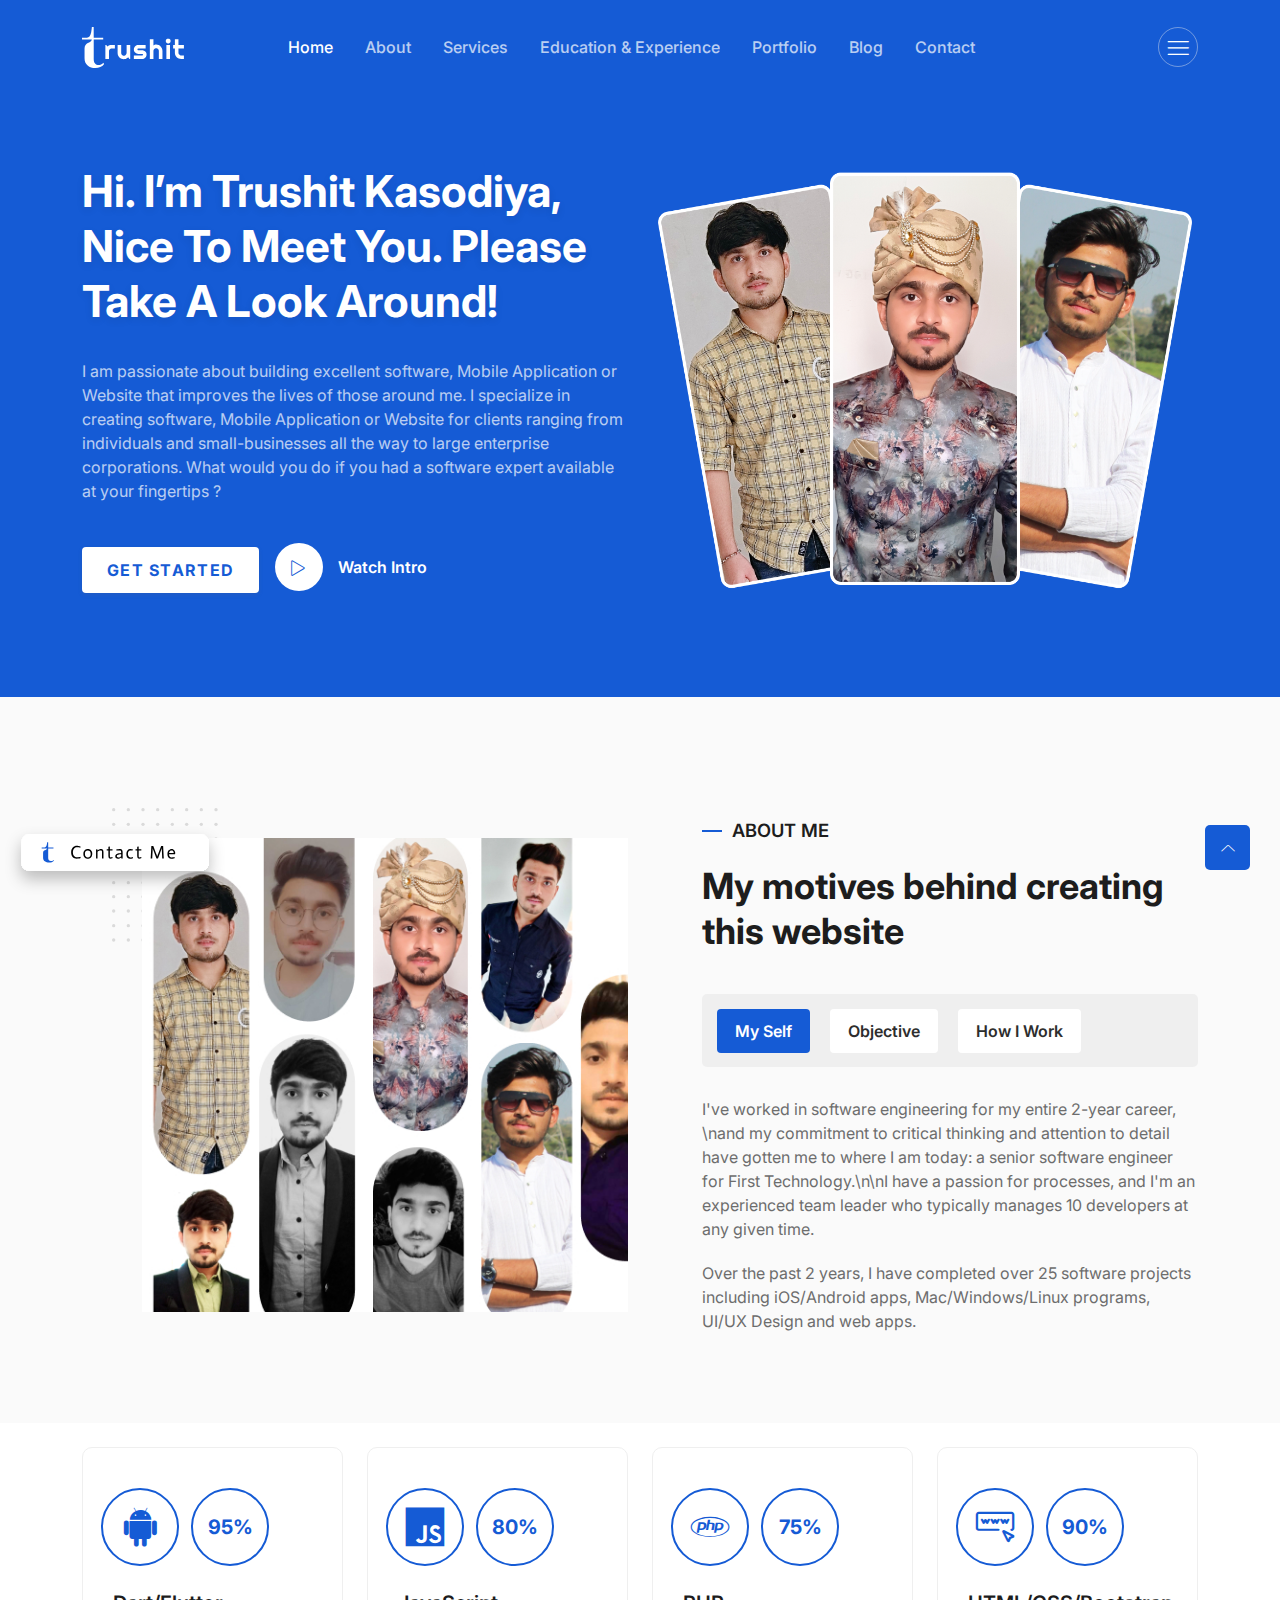
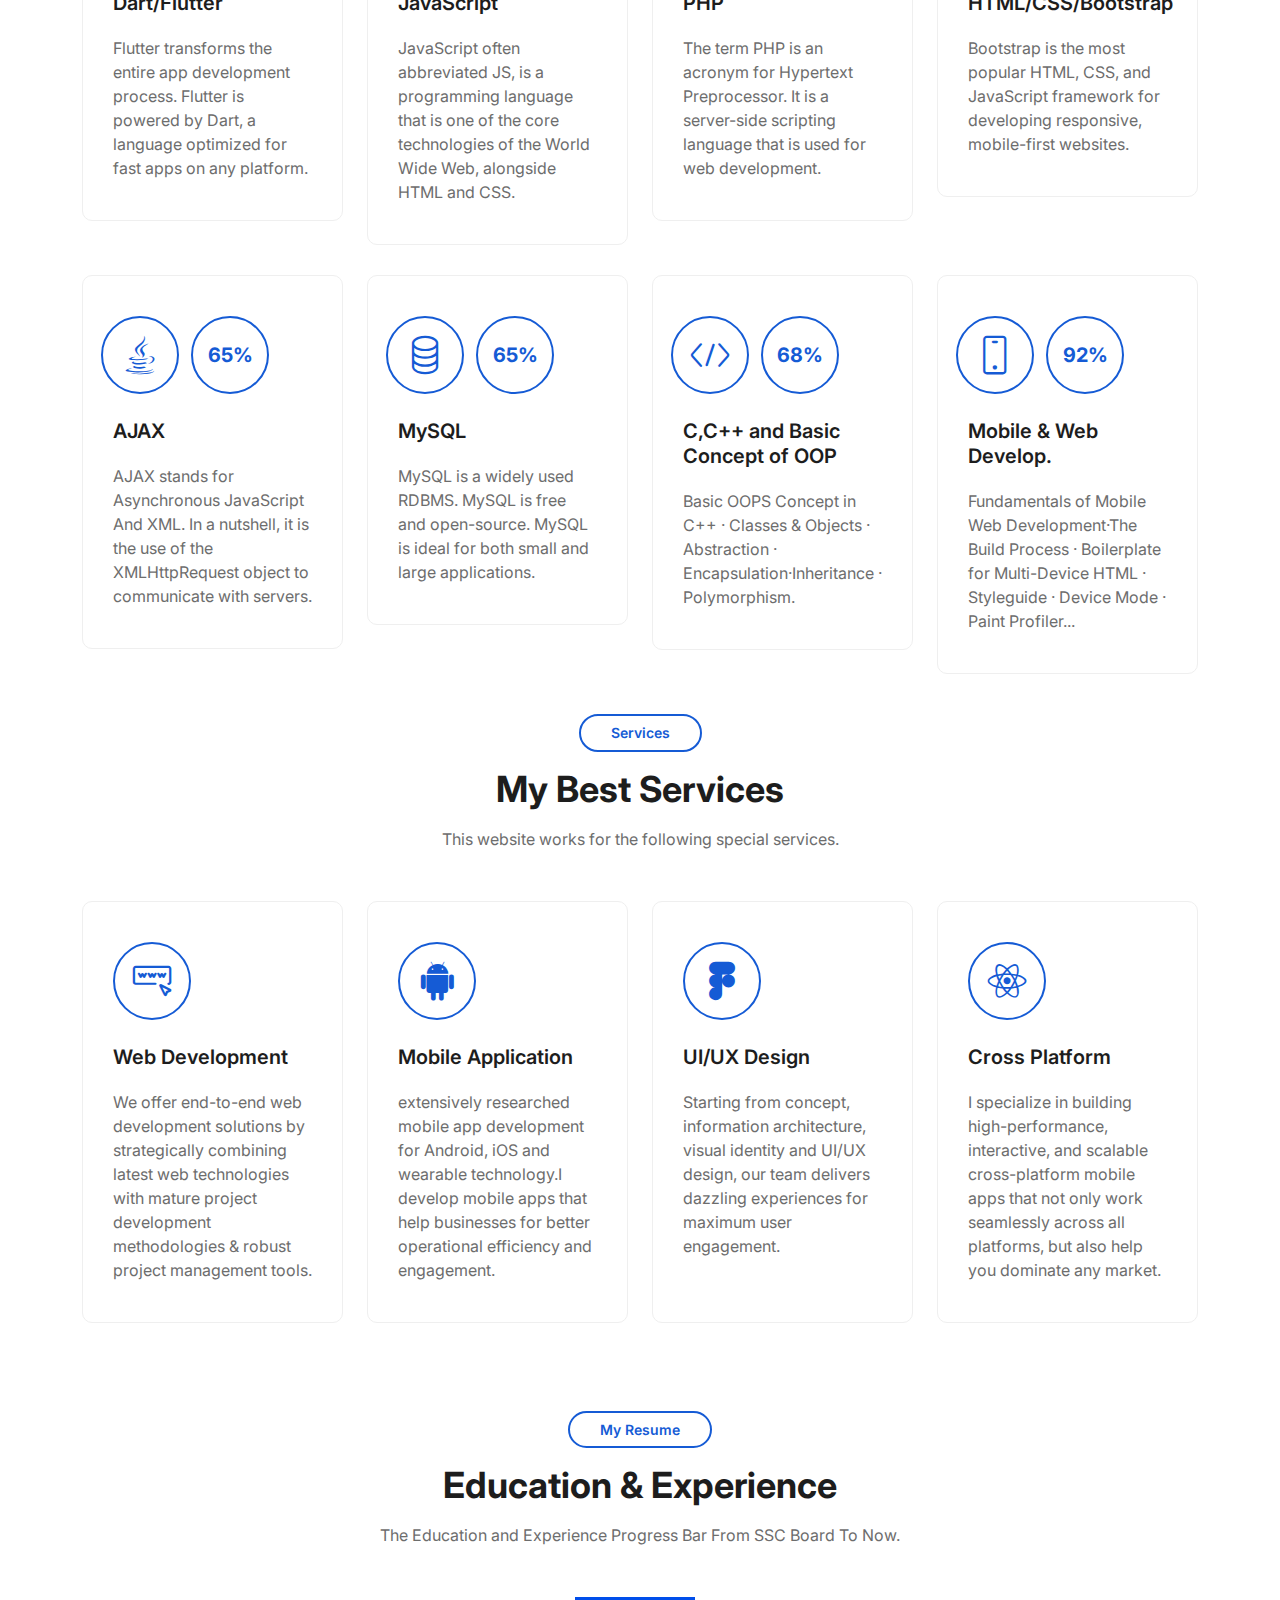
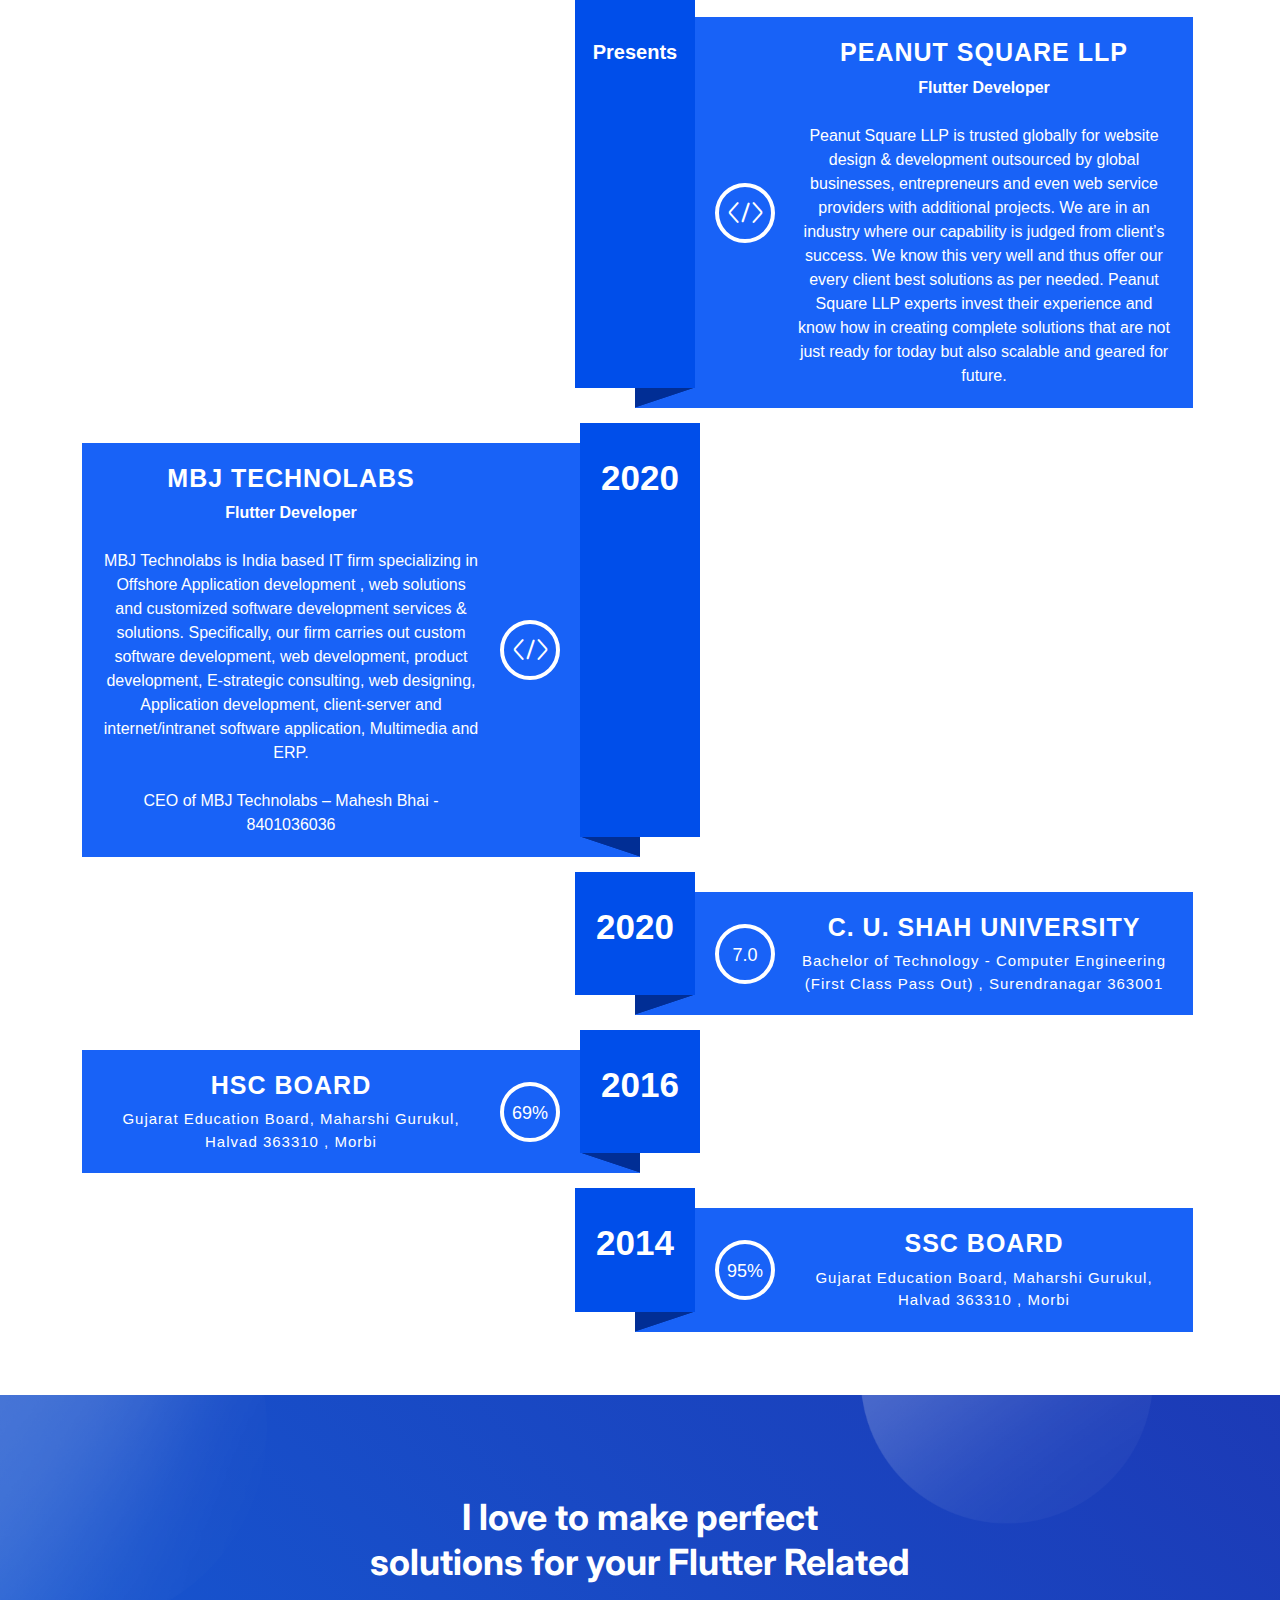
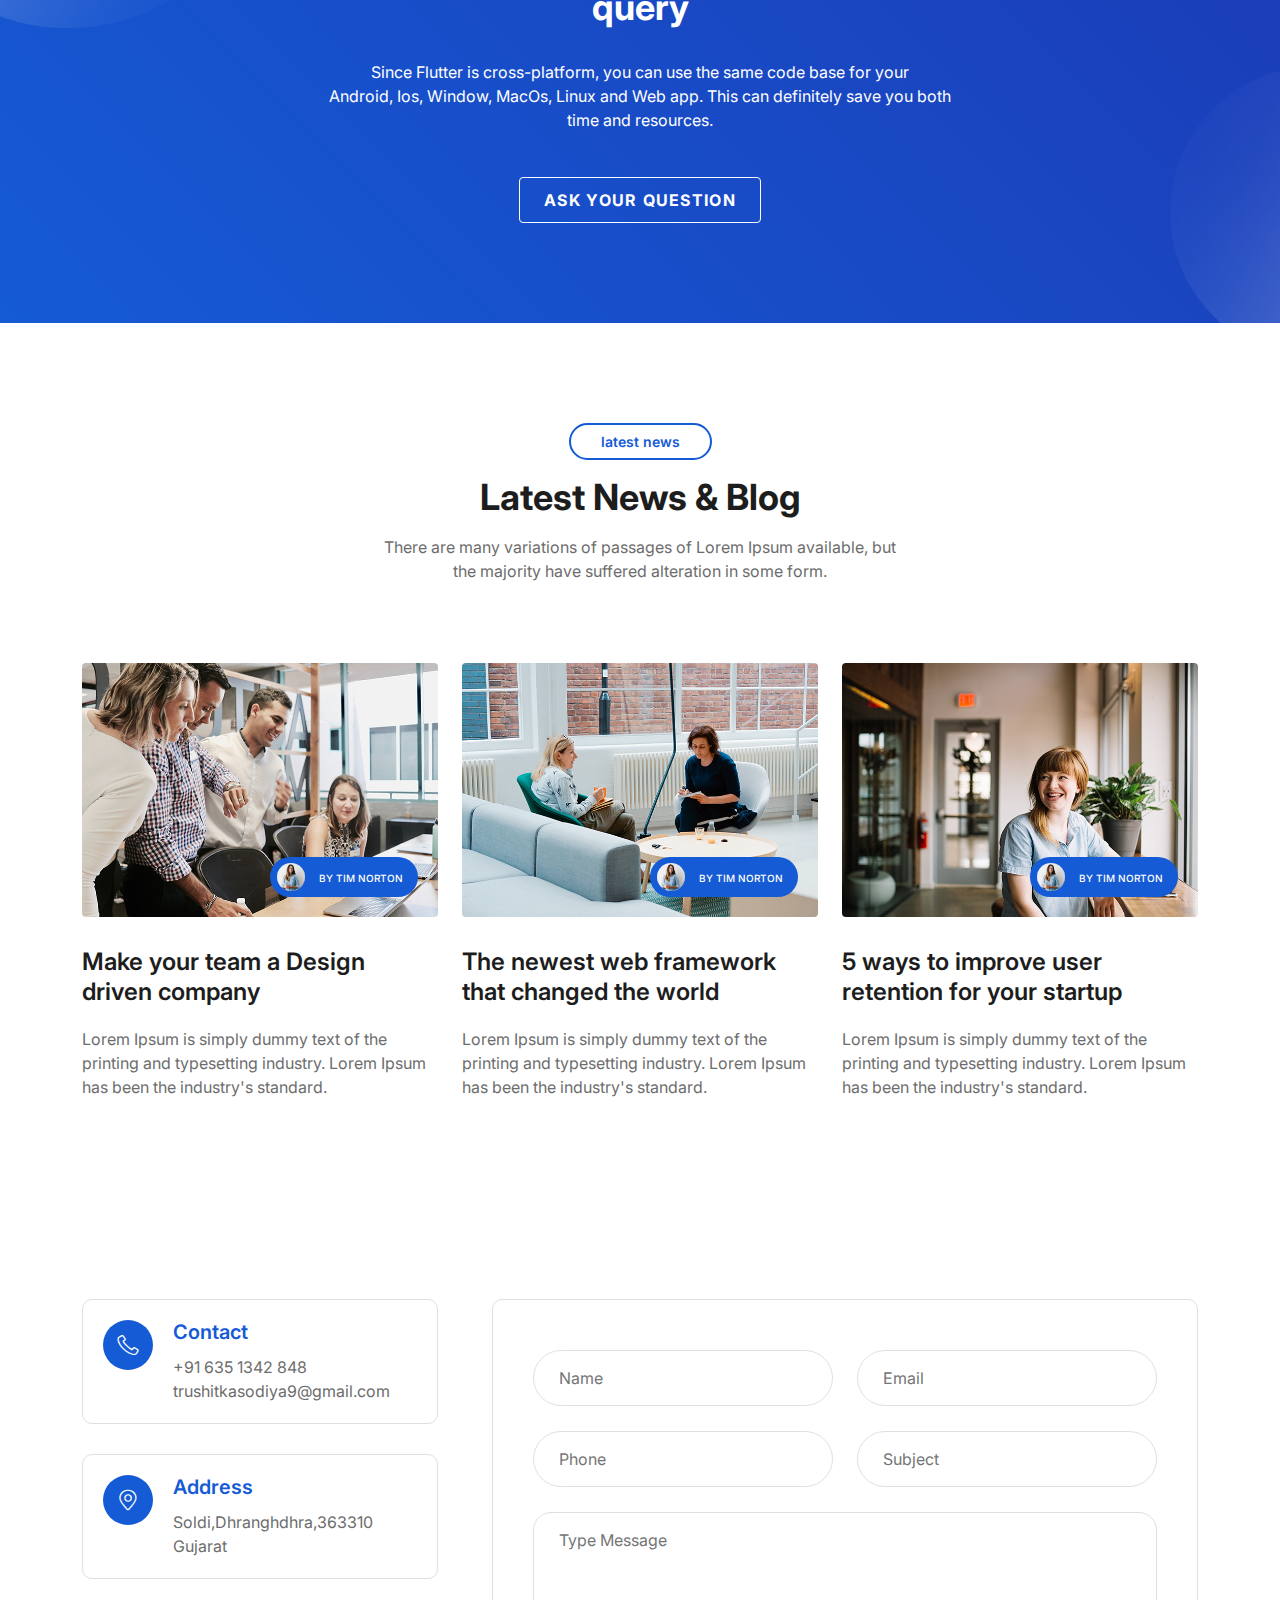
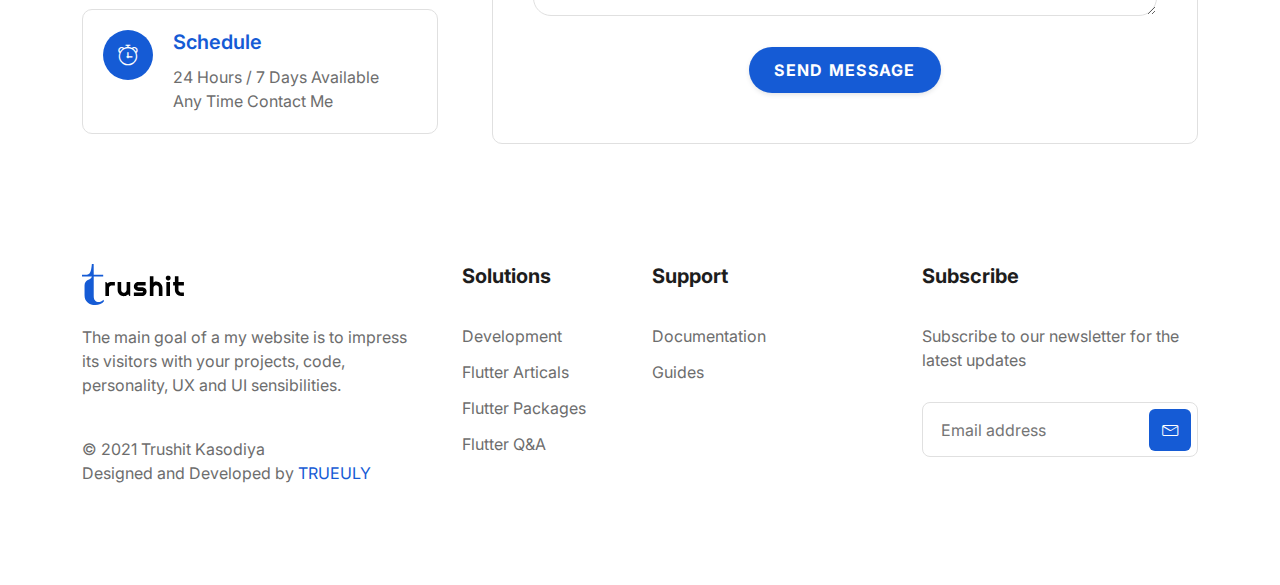
<file: index.html>
<!DOCTYPE html>
<html lang="en">

<head>
  <!--====== Required meta tags ======-->
  <meta charset="utf-8" />
  <meta http-equiv="x-ua-compatible" content="ie=edge" />
  <meta name="description" content="Trushit Kasodiya | TRUSHIT KASODIYA | FLUTTER DEVELOPER | MOBILE APPLICATION DEVELOPER | WEBSITE DEVELOPER. A portfolio of my previous works. Provides Top Notch Web Design Services Like Website Design and Branding, Website Development and On-Page SEO, WordPress Website Development Services, Web Development and Web Development Services, Mobile Application Development Services along with More..." />
  <meta name="keywords" content="trushit, TRUEULY, trushitkasodiya, trushit kasodiya, TrushitKasodiya, Trushit Kasodiya, Kasodiya, Trushit, trushitKasodiya, TrushitKasodiya Portfolio, @trushitkasodiya, Trushit kasodiya Flutter Developer, flutter, flutter developer, flutter app development">
  <meta name="viewport" content="width=device-width, initial-scale=1, shrink-to-fit=no" />

  <!--====== Title ======-->
  <title>Trushit Kasodiya</title>

  <!--====== Favicon Icon ======-->
  <link rel="shortcut icon" href="../assets/images/favicon.svg" type="image/svg" />

  <!--====== Bootstrap css ======-->
  <link rel="stylesheet" href="assets/css/bootstrap.min.css" />

  <!--====== Line Icons css ======-->
  <link rel="stylesheet" href="assets/css/lineicons.css" />

  <!--====== Tiny Slider css ======-->
  <link rel="stylesheet" href="assets/css/tiny-slider.css" />

  <!--====== gLightBox css ======-->
  <link rel="stylesheet" href="assets/css/glightbox.min.css" />

  <link rel="stylesheet" href="style.css" />


</head>

<body>

  <!--====== NAVBAR NINE PART START ======-->

  <section class="navbar-area navbar-nine">
    <div class="container">
      <div class="row">
        <div class="col-lg-12">
          <nav class="navbar navbar-expand-lg">
            <a class="navbar-brand" href="index.html">
              <img src="assets/images/white-logo.svg" alt="A Logo of Trushit Kasodiya, trushit, TRUEULY, trushitkasodiya, trushit kasodiya, TrushitKasodiya, Trushit Kasodiya, Kasodiya, Trushit, trushitKasodiya, TrushitKasodiya Portfolio, @trushitkasodiya, Trushit kasodiya Flutter Developer, flutter, flutter developer, flutter app development"  />
            </a>
            <button class="navbar-toggler" type="button" data-bs-toggle="collapse" data-bs-target="#navbarNine"
              aria-controls="navbarNine" aria-expanded="false" aria-label="Toggle navigation">
              <span class="toggler-icon"></span>
              <span class="toggler-icon"></span>
              <span class="toggler-icon"></span>
            </button>

            <div class="collapse navbar-collapse sub-menu-bar" id="navbarNine">
              <ul class="navbar-nav me-auto">
                <li class="nav-item">
                  <a class="page-scroll active" href="#hero-area">Home</a>
                </li>
                 <li class="nav-item">
                  <a class="page-scroll" href="#about">About</a>
                </li>
                <li class="nav-item">
                  <a class="page-scroll" href="#services">Services</a>
                </li>
                 <li class="nav-item">
                  <a class="page-scroll" href="#EducationExperience">Education & Experience</a>
                </li>
                 <li class="nav-item">
                  <a href="portfolio.html">Portfolio</a>
                </li>
                 <li class="nav-item">
                  <a class="page-scroll" href="#blog">Blog</a>
                </li>
                
                 <li class="nav-item">
                  <a class="page-scroll" href="development.html">Contact</a>
                </li>
            <!--     <li class="nav-item">
                  <a class="page-scroll" href="development.html">Development</a>
                </li>
                <li class="nav-item">
                  <a class="page-scroll" href="#Blog">Blog</a>
                </li>
                <li class="nav-item">
                  <a class="page-scroll" href="#contact">Contact</a>
                </li> -->
              </ul>
            </div>

            <div class="navbar-btn d-none d-lg-inline-block">
              <a class="menu-bar" href="#side-menu-left"><i class="lni lni-menu"></i></a>
            </div>
          </nav>
          <!-- navbar -->
        </div>
      </div>
      <!-- row -->
    </div>
    <!-- container -->
  </section>

  <!--====== NAVBAR NINE PART ENDS ======-->
  <!--====== SIDEBAR PART START ======-->

  <div class="sidebar-left">
    <div class="sidebar-close">
      <a class="close" href="#close"><i class="lni lni-close"></i></a>
    </div>
    <div class="sidebar-content">
      <div class="sidebar-logo">
        <a href="index.html"><img src="assets/images/logo.svg" alt="Logo" /></a>
      </div>
      <p class="text">The main goal of a my website is to impress its visitors with your projects, code, personality, UX and UI sensibilities.</p>
      <!-- logo -->
      <div class="sidebar-menu">
        <h5 class="menu-title">Quick Links</h5>
        <ul>
          <li><a href="javascript:void(0)">About Us</a></li>
          <li><a href="javascript:void(0)">Our Team</a></li>
          <li><a href="javascript:void(0)">Latest News</a></li>
          <li><a href="javascript:void(0)">Contact Us</a></li>
        </ul>
      </div>
      <!-- menu -->
      <div class="sidebar-social align-items-center justify-content-center">
        <h5 class="social-title">Follow Us On</h5>
        <ul>
          <li>
            <a href="https://www.facebook.com/trushit.kasodiya"><i class="lni lni-facebook-filled"></i></a>
          </li>
          <li>
            <a href="https://twitter.com/trushitkasodiya?t=RXE_okg35keHDLSnfWe34w&s=09"><i class="lni lni-twitter-original"></i></a>
          </li>
          <li>
            <a href="https://www.linkedin.com/in/trushit-kasodiya-1749601a1"><i class="lni lni-linkedin-original"></i></a>
          </li>
        </ul>
      </div>
      <!-- sidebar social -->
    </div>
    <!-- content -->
  </div>
  <div class="overlay-left"></div>

  <!--====== SIDEBAR PART ENDS ======-->

  <!-- Start header Area -->
  <section id="hero-area" class="header-area header-eight">
    <div class="container">
      <div class="row align-items-center">
        <div class="col-lg-6 col-md-12 col-12">
          <div class="header-content">
            <h1>Hi. I’m Trushit Kasodiya, nice to meet you. Please take a look around!</h1>
            <p>
              I am passionate about building excellent software, Mobile Application or Website that improves the lives of those around me. I specialize in creating software, Mobile Application or Website for clients ranging from individuals and small-businesses all the way to large enterprise corporations. What would you do if you had a software expert available at your fingertips ?
            </p>
            <div class="button">
              <a href="javascript:void(0)" class="btn primary-btn">Get Started</a>
              <a href="https://www.youtube.com/watch?v=r44RKWyfcFw&fbclid=IwAR21beSJORalzmzokxDRcGfkZA1AtRTE__l5N4r09HcGS5Y6vOluyouM9EM"
                class="glightbox video-button">
                <span class="btn icon-btn rounded-full">
                  <i class="lni lni-play"></i>
                </span>
                <span class="text">Watch Intro</span>
              </a>
            </div>
          </div>
        </div>
        <div class="col-lg-6 col-md-12 col-12">
          <div class="header-image">
            <img src="assets/images/header/hero-image.png" alt="trushit, TRUEULY, trushitkasodiya, trushit kasodiya, TrushitKasodiya, Trushit Kasodiya, Kasodiya, Trushit, trushitKasodiya, TrushitKasodiya Portfolio, @trushitkasodiya, Trushit kasodiya Flutter Developer, flutter, flutter developer, flutter app development" />
          </div>
        </div>
      </div>
    </div>
  </section>
  <!-- End header Area -->

  <!--====== ABOUT FIVE PART START ======-->

  <section class="about-area about-five" id="about">
    <div class="container">
      <div class="row align-items-center">
        <div class="col-lg-6 col-12">
          <div class="about-image-five">
            <svg class="shape" width="106" height="134" viewBox="0 0 106 134" fill="none"
              xmlns="http://www.w3.org/2000/svg">
              <circle cx="1.66654" cy="1.66679" r="1.66667" fill="#DADADA" />
              <circle cx="1.66654" cy="16.3335" r="1.66667" fill="#DADADA" />
              <circle cx="1.66654" cy="31.0001" r="1.66667" fill="#DADADA" />
              <circle cx="1.66654" cy="45.6668" r="1.66667" fill="#DADADA" />
              <circle cx="1.66654" cy="60.3335" r="1.66667" fill="#DADADA" />
              <circle cx="1.66654" cy="88.6668" r="1.66667" fill="#DADADA" />
              <circle cx="1.66654" cy="117.667" r="1.66667" fill="#DADADA" />
              <circle cx="1.66654" cy="74.6668" r="1.66667" fill="#DADADA" />
              <circle cx="1.66654" cy="103" r="1.66667" fill="#DADADA" />
              <circle cx="1.66654" cy="132" r="1.66667" fill="#DADADA" />
              <circle cx="16.3333" cy="1.66679" r="1.66667" fill="#DADADA" />
              <circle cx="16.3333" cy="16.3335" r="1.66667" fill="#DADADA" />
              <circle cx="16.3333" cy="31.0001" r="1.66667" fill="#DADADA" />
              <circle cx="16.3333" cy="45.6668" r="1.66667" fill="#DADADA" />
              <circle cx="16.333" cy="60.3335" r="1.66667" fill="#DADADA" />
              <circle cx="16.333" cy="88.6668" r="1.66667" fill="#DADADA" />
              <circle cx="16.333" cy="117.667" r="1.66667" fill="#DADADA" />
              <circle cx="16.333" cy="74.6668" r="1.66667" fill="#DADADA" />
              <circle cx="16.333" cy="103" r="1.66667" fill="#DADADA" />
              <circle cx="16.333" cy="132" r="1.66667" fill="#DADADA" />
              <circle cx="30.9998" cy="1.66679" r="1.66667" fill="#DADADA" />
              <circle cx="74.6665" cy="1.66679" r="1.66667" fill="#DADADA" />
              <circle cx="30.9998" cy="16.3335" r="1.66667" fill="#DADADA" />
              <circle cx="74.6665" cy="16.3335" r="1.66667" fill="#DADADA" />
              <circle cx="30.9998" cy="31.0001" r="1.66667" fill="#DADADA" />
              <circle cx="74.6665" cy="31.0001" r="1.66667" fill="#DADADA" />
              <circle cx="30.9998" cy="45.6668" r="1.66667" fill="#DADADA" />
              <circle cx="74.6665" cy="45.6668" r="1.66667" fill="#DADADA" />
              <circle cx="31" cy="60.3335" r="1.66667" fill="#DADADA" />
              <circle cx="74.6668" cy="60.3335" r="1.66667" fill="#DADADA" />
              <circle cx="31" cy="88.6668" r="1.66667" fill="#DADADA" />
              <circle cx="74.6668" cy="88.6668" r="1.66667" fill="#DADADA" />
              <circle cx="31" cy="117.667" r="1.66667" fill="#DADADA" />
              <circle cx="74.6668" cy="117.667" r="1.66667" fill="#DADADA" />
              <circle cx="31" cy="74.6668" r="1.66667" fill="#DADADA" />
              <circle cx="74.6668" cy="74.6668" r="1.66667" fill="#DADADA" />
              <circle cx="31" cy="103" r="1.66667" fill="#DADADA" />
              <circle cx="74.6668" cy="103" r="1.66667" fill="#DADADA" />
              <circle cx="31" cy="132" r="1.66667" fill="#DADADA" />
              <circle cx="74.6668" cy="132" r="1.66667" fill="#DADADA" />
              <circle cx="45.6665" cy="1.66679" r="1.66667" fill="#DADADA" />
              <circle cx="89.3333" cy="1.66679" r="1.66667" fill="#DADADA" />
              <circle cx="45.6665" cy="16.3335" r="1.66667" fill="#DADADA" />
              <circle cx="89.3333" cy="16.3335" r="1.66667" fill="#DADADA" />
              <circle cx="45.6665" cy="31.0001" r="1.66667" fill="#DADADA" />
              <circle cx="89.3333" cy="31.0001" r="1.66667" fill="#DADADA" />
              <circle cx="45.6665" cy="45.6668" r="1.66667" fill="#DADADA" />
              <circle cx="89.3333" cy="45.6668" r="1.66667" fill="#DADADA" />
              <circle cx="45.6665" cy="60.3335" r="1.66667" fill="#DADADA" />
              <circle cx="89.3333" cy="60.3335" r="1.66667" fill="#DADADA" />
              <circle cx="45.6665" cy="88.6668" r="1.66667" fill="#DADADA" />
              <circle cx="89.3333" cy="88.6668" r="1.66667" fill="#DADADA" />
              <circle cx="45.6665" cy="117.667" r="1.66667" fill="#DADADA" />
              <circle cx="89.3333" cy="117.667" r="1.66667" fill="#DADADA" />
              <circle cx="45.6665" cy="74.6668" r="1.66667" fill="#DADADA" />
              <circle cx="89.3333" cy="74.6668" r="1.66667" fill="#DADADA" />
              <circle cx="45.6665" cy="103" r="1.66667" fill="#DADADA" />
              <circle cx="89.3333" cy="103" r="1.66667" fill="#DADADA" />
              <circle cx="45.6665" cy="132" r="1.66667" fill="#DADADA" />
              <circle cx="89.3333" cy="132" r="1.66667" fill="#DADADA" />
              <circle cx="60.3333" cy="1.66679" r="1.66667" fill="#DADADA" />
              <circle cx="104" cy="1.66679" r="1.66667" fill="#DADADA" />
              <circle cx="60.3333" cy="16.3335" r="1.66667" fill="#DADADA" />
              <circle cx="104" cy="16.3335" r="1.66667" fill="#DADADA" />
              <circle cx="60.3333" cy="31.0001" r="1.66667" fill="#DADADA" />
              <circle cx="104" cy="31.0001" r="1.66667" fill="#DADADA" />
              <circle cx="60.3333" cy="45.6668" r="1.66667" fill="#DADADA" />
              <circle cx="104" cy="45.6668" r="1.66667" fill="#DADADA" />
              <circle cx="60.333" cy="60.3335" r="1.66667" fill="#DADADA" />
              <circle cx="104" cy="60.3335" r="1.66667" fill="#DADADA" />
              <circle cx="60.333" cy="88.6668" r="1.66667" fill="#DADADA" />
              <circle cx="104" cy="88.6668" r="1.66667" fill="#DADADA" />
              <circle cx="60.333" cy="117.667" r="1.66667" fill="#DADADA" />
              <circle cx="104" cy="117.667" r="1.66667" fill="#DADADA" />
              <circle cx="60.333" cy="74.6668" r="1.66667" fill="#DADADA" />
              <circle cx="104" cy="74.6668" r="1.66667" fill="#DADADA" />
              <circle cx="60.333" cy="103" r="1.66667" fill="#DADADA" />
              <circle cx="104" cy="103" r="1.66667" fill="#DADADA" />
              <circle cx="60.333" cy="132" r="1.66667" fill="#DADADA" />
              <circle cx="104" cy="132" r="1.66667" fill="#DADADA" />
            </svg>
            <img src="assets/images/about/about-img1.jpg" alt="I've worked in software engineering for my entire 2-year career, \nand my commitment to critical thinking and attention to detail have gotten me to where I am today: a senior software engineer for First Technology.\n\nI have a passion for processes, and I'm an experienced team leader who typically manages 10 developers at any given time.." />
          </div>
        </div>
        <div class="col-lg-6 col-12">
          <div class="about-five-content">
            <h6 class="small-title text-lg">ABOUT ME</h6>
            <h2 class="main-title fw-bold">My motives behind creating this website</h2>
            <div class="about-five-tab">
              <nav>
                <div class="nav nav-tabs" id="nav-tab" role="tablist">
                  <button class="nav-link active" id="nav-who-tab" data-bs-toggle="tab" data-bs-target="#nav-who"
                    type="button" role="tab" aria-controls="nav-who" aria-selected="true">My Self</button>
                  <button class="nav-link" id="nav-vision-tab" data-bs-toggle="tab" data-bs-target="#nav-vision"
                    type="button" role="tab" aria-controls="nav-vision" aria-selected="false">Objective</button>
                  <button class="nav-link" id="nav-history-tab" data-bs-toggle="tab" data-bs-target="#nav-history"
                    type="button" role="tab" aria-controls="nav-history" aria-selected="false">how i work</button>
                </div>
              </nav>
              <div class="tab-content" id="nav-tabContent">
                <div class="tab-pane fade show active" id="nav-who" role="tabpanel" aria-labelledby="nav-who-tab">
                  <p>I've worked in software engineering for my entire 2-year career, \nand my commitment to critical thinking and attention to detail have gotten me to where I am today: a senior software engineer for First Technology.\n\nI have a passion for processes, and I'm an experienced team leader who typically manages 10 developers at any given time.</p>
                  <p>Over the past 2 years, I have completed over 25 software projects including iOS/Android apps, Mac/Windows/Linux programs, UI/UX Design and web apps.</p>
                </div>
                <div class="tab-pane fade" id="nav-vision" role="tabpanel" aria-labelledby="nav-vision-tab">
                  <p>Seeking for a Software Developer position in a fast growing organization to utilize expertise in software development and testing, as well as deployment and support using agile development methodologies. Coming with well honed skills in computer science in addition to excellent communication skills.</p>
                  <p> Analytical minded individual interested in the position of Software Developer. Coming with sound knowledge of basic computer system analysis, design, testing, debugging, and maintenance techniques and practices; and ability to develop programs and program specifications.</p>
                </div>
                <div class="tab-pane fade" id="nav-history" role="tabpanel" aria-labelledby="nav-history-tab">
                  <ul>
                    <li><b>Fast : </b>Fast load times and lag free interaction, my highest priority.</li>
                    <li><b>Responsive : </b>My layouts will work on any device, big or small.</li>
                    <li><b>Intuitive : </b>Strong preference for easy to use, intuitive UX/UI.</li>
                    <li><b>Dynamic : </b>Websites or Mobile Application don't have to be static, I love making pages come to life.</li>
                  </ul><br>  
                   <p>I am and always will be a student. I will keep the beginners mind by playing and experimenting without the fear of failure. There will always be things I have to learn and I will make mistakes, which develop me.</p>
                </div>
              </div>
            </div>
          </div>
        </div>
      </div>
    </div>
    <!-- container -->
   </section><br>
  <!--====== ABOUT FIVE PART ENDS ======-->


   <!-- ===== service-area start ===== -->
  <section id="services" class="services-area services-eight" style="padding: 0px;">
    <div class="container">
      <div class="row">
        <div class="col-lg-3 col-md-6">
          <div class="single-services">
            <div class="row">
              <div class="service-icon">
              <i class="lni lni-android-original"></i>
            </div>&nbsp;&nbsp;&nbsp;
            <div class="service-icon">
             <b style="font-size: 20px;">95%</b>
            </div>
            </div>
            <div class="service-content">
              <h4>Dart/Flutter</h4>
              <p>
                Flutter transforms the entire app development process. Flutter is powered by Dart, a language optimized for fast apps on any platform.
              </p>
            </div>
          </div>
        </div>
        <div class="col-lg-3 col-md-6">
          <div class="single-services">
             <div class="row">
              <div class="service-icon">
              <i class="lni lni-javascript"></i>
            </div>&nbsp;&nbsp;&nbsp;
            <div class="service-icon">
             <b style="font-size: 20px;">80%</b>
            </div>
            </div>
             
            <div class="service-content">
              <h4>JavaScript</h4>
              <p>
                JavaScript often abbreviated JS, is a programming language that is one of the core technologies of the World Wide Web, alongside HTML and CSS.
              </p>
            </div>
          </div>
        </div>

        <div class="col-lg-3 col-md-6">
          <div class="single-services">
             <div class="row">
              <div class="service-icon">
              <i class="lni lni-php"></i>
            </div>&nbsp;&nbsp;&nbsp;
            <div class="service-icon">
             <b style="font-size: 20px;">75%</b>
            </div>
            </div>
             
            <div class="service-content">
              <h4>PHP</h4>
              <p>
                The term PHP is an acronym for Hypertext Preprocessor. It is a server-side scripting language that is used for web development.
              </p>
            </div>
          </div>
        </div>

        <div class="col-lg-3 col-md-6">
          <div class="single-services">
              <div class="row">
              <div class="service-icon">
              <i class="lni lni-website"></i>
            </div>&nbsp;&nbsp;&nbsp;
            <div class="service-icon">
             <b style="font-size: 20px;">90%</b>
            </div>
            </div>
             
            <div class="service-content">
              <h4>HTML/CSS/Bootstrap</h4>
              <p>
                Bootstrap is the most popular HTML, CSS, and JavaScript framework for developing responsive, mobile-first websites.
              </p>
            </div>
          </div>
        </div>

         <div class="col-lg-3 col-md-6">
          <div class="single-services">
               <div class="row">
              <div class="service-icon">
              <i class="lni lni-java"></i>
            </div>&nbsp;&nbsp;&nbsp;
            <div class="service-icon">
             <b style="font-size: 20px;">65%</b>
            </div>
            </div>
            
            <div class="service-content">
              <h4>AJAX</h4>
              <p>
                AJAX stands for Asynchronous JavaScript And XML. In a nutshell, it is the use of the XMLHttpRequest object to communicate with servers.
              </p>
            </div>
          </div>
        </div>

        <div class="col-lg-3 col-md-6">
          <div class="single-services">
             <div class="row">
              <div class="service-icon">
              <i class="lni lni-database"></i>
            </div>&nbsp;&nbsp;&nbsp;
            <div class="service-icon">
             <b style="font-size: 20px;">65%</b>
            </div>
            </div>
            
            <div class="service-content">
              <h4>MySQL</h4>
              <p>
                MySQL is a widely used RDBMS. MySQL is free and open-source. MySQL is ideal for both small and large applications.
              </p>
            </div>
          </div>
        </div>

        <div class="col-lg-3 col-md-6">
          <div class="single-services">
              <div class="row">
              <div class="service-icon">
              <i class="lni lni-code"></i>
            </div>&nbsp;&nbsp;&nbsp;
            <div class="service-icon">
             <b style="font-size: 20px;">68%</b>
            </div>
            </div>
            
            
            <div class="service-content">
              <h4>C,C++ and Basic Concept of OOP</h4>
              <p>
                Basic OOPS Concept in C++ · Classes & Objects · Abstraction · Encapsulation·Inheritance · Polymorphism.
              </p>
            </div>
          </div>
        </div>

        <div class="col-lg-3 col-md-6">
          <div class="single-services">
              <div class="row">
              <div class="service-icon">
              <i class="lni lni-mobile"></i>
            </div>&nbsp;&nbsp;&nbsp;
            <div class="service-icon">
             <b style="font-size: 20px;">92%</b>
            </div>
            </div>
            
            <div class="service-content">
              <h4>Mobile & Web Develop.</h4>
              <p>
                Fundamentals of Mobile Web Development·The Build Process · Boilerplate for Multi-Device HTML · Styleguide · Device Mode · Paint Profiler...
              </p>
            </div>
          </div>
        </div>
        
      
      </div>
    </div>
  </section>
  <!-- ===== service-area end ===== -->
  
  <!-- ===== service-area start ===== -->
  <section id="services" class="services-area services-eight" style="padding: 10px;">
    <!--======  Start Section Title Five ======-->
    <div class="section-title-five">
      <div class="container">
        <div class="row">
          <div class="col-12">
            <div class="content">
              <h6>Services</h6>
              <h2 class="fw-bold">My Best Services</h2>
              <p>
                This website works for the following special services.
              </p>
            </div>
          </div>
        </div>
        <!-- row -->
      </div>
      <!-- container -->
    </div>
    <!--======  End Section Title Five ======-->
    <div class="container">
      <div class="row">
        <div class="col-lg-3 col-md-6">
          <div class="single-services">
            <div class="service-icon">
              <i class="lni lni-website"></i>
            </div>
            <div class="service-content">
              <h4>Web Development</h4>
              <p>
                We offer end-to-end web development solutions by strategically combining latest web technologies with mature project development methodologies & robust project management tools.
              </p>
            </div>
          </div>
        </div>
        <div class="col-lg-3 col-md-6">
          <div class="single-services">
            <div class="service-icon">
              <i class="lni lni-android-original"></i>
            </div>
            <div class="service-content">
              <h4>Mobile Application</h4>
              <p>
                extensively researched mobile app development for Android, iOS and wearable technology.I develop mobile apps that help businesses for better operational efficiency and engagement.
              </p>
            </div>
          </div>
        </div>

        <div class="col-lg-3 col-md-6">
          <div class="single-services">
            <div class="service-icon">
              <i class="lni lni-figma"></i>
            </div>
            <div class="service-content">
              <h4>UI/UX Design</h4>
              <p>
                Starting from concept, information architecture, visual identity and UI/UX design, our team delivers dazzling experiences for maximum user engagement.
                <br><br>
              </p>
            </div>
          </div>
        </div>

        <div class="col-lg-3 col-md-6">
          <div class="single-services">
            <div class="service-icon">
              <i class="lni lni-react"></i>
            </div>
            <div class="service-content">
              <h4>Cross Platform</h4>
              <p>
                I specialize in building high-performance, interactive, and scalable cross-platform mobile apps that not only work seamlessly across all platforms, but also help you dominate any market.
              </p>
            </div>
          </div>
        </div>
        
      
      </div>
    </div>
  </section><br/><br/>
  <!-- ===== service-area end ===== -->

    <!-- Education & Experience START -->
    <section  id="EducationExperience"  >
    <!--======  Start Section Title Five ======-->
    <div class="section-title-five">
      <div class="container">
        <div class="row">
          <div class="col-12">
            <div class="content">
              <h6>My Resume</h6>
              <h2 class="fw-bold">Education & Experience</h2>
              <p>
                The Education and Experience Progress Bar From SSC Board To Now.
              </p>
            </div>
          </div>
        </div>
        <!-- row -->
      </div>
      <!-- container -->
    </div>
    <!--======  End Section Title Five ======-->
   <div class="container">
    <div class="row">
        <div class="col-md-12">
            <div class="main-timeline">
                <div class="timeline">
                    <a href="https://www.peanutsquare.com/" class="timeline-content">
                        <div class="timeline-icon"><i class="lni lni-code"></i></div>
                        <div class="timeline-year" style="font-size: 20px;">Presents</div>
                        <h3 class="title" style="color: white;">Peanut Square LLP</h3>
                        <p class="description" style="color: white;">
                            <center><span><b>Flutter Developer</b></span></center>
                          <br>
                            Peanut Square LLP is trusted globally for website design & development outsourced by global businesses, entrepreneurs and even web service providers with additional projects. We are in an industry where our capability is judged from client’s success. We know this very well and thus offer our every client best solutions as per needed. Peanut Square LLP experts invest their experience and know how in creating complete solutions that are not just ready for today but also scalable and geared for future.
                            <br>
                        </p>
                    </a>
                </div>
                <div class="timeline">
                    <a href="https://www.mbjtechnolabs.com/" class="timeline-content">
                        <div class="timeline-icon"><i class="lni lni-code"></i></div>
                        <div class="timeline-year">2020</div>
                        <h3 class="title" style="color: white;">MBJ Technolabs</h3>
                        <p class="description" style="color: white;">
                          <center><span><b>Flutter Developer</b></span></center>
                          <br>
                            MBJ Technolabs is India based IT firm specializing in Offshore Application development , web
                            solutions and customized software development services & solutions. Specifically, our firm carries
                            out custom software development, web development, product development, E-strategic consulting, web designing, Application development, client-server and internet/intranet software application, Multimedia and ERP.
                            <br><br>
                            CEO of MBJ Technolabs
                                  – Mahesh Bhai - 8401036036
                        </p>
                    </a>
                </div>
                <div class="timeline">
                    <a href="https://www.cushahuniversity.ac.in/" class="timeline-content">
                        <div class="timeline-icon" style="font-size: 18px;" >7.0</div>
                        <div class="timeline-year">2020</div>
                        <h3 class="title" style="color: white;">C. U. Shah University</h3>
                        <p class="description" style="color: white;">
                            Bachelor of Technology - Computer Engineering (First Class Pass Out) , Surendranagar 363001
                        </p>
                    </a>
                </div>
                 <div class="timeline">
                    <a href="http://maharshigurukul.in/" class="timeline-content">
                        <div class="timeline-icon" style="font-size: 18px;" >69%</div>
                        <div class="timeline-year">2016</div>
                        <h3 class="title" style="color: white;">HSC Board</h3>
                        <p class="description" style="color: white;">
                            Gujarat Education Board, Maharshi Gurukul, Halvad 363310 ,
                        
                            Morbi
                        </p>
                    </a>
                </div>
                <div class="timeline">
                    <a href="http://maharshigurukul.in/" class="timeline-content">
                        <div class="timeline-icon" style="font-size: 18px;" >95%</div>
                        <div class="timeline-year">2014</div>
                        <h3 class="title" style="color: white;">SSC Board</h3>
                        <p class="description" style="color: white;">
                           Gujarat Education Board, Maharshi Gurukul, Halvad 363310 ,
                        
                           Morbi
                        </p>
                    </a>
                </div>
            </div>
        </div>
    </div>
   </div>
    </section><br/><br/>
    <!-- Education & Experience END -->

 
  <!-- Start Cta Area -->
  <section id="call-action" class="call-action">
    <div class="container">
      <div class="row justify-content-center">
        <div class="col-xxl-6 col-xl-7 col-lg-8 col-md-9">
          <div class="inner-content">
            <h2>I love to make perfect <br />solutions for your Flutter Related query</h2>
            <p>
              Since Flutter is cross-platform, you can use the same code base for your<br /> Android, Ios, Window, MacOs, Linux and Web app. This can definitely save you both time and resources.
            </p>
            <div class="light-rounded-buttons">
              <a href="javascript:void(0)" class="btn primary-btn-outline">Ask Your Question</a>
            </div>
          </div>
        </div>
      </div>
    </div>
  </section>
  <!-- End Cta Area -->



  <!-- Start Latest News Area -->
  <div id="blog" class="latest-news-area section">
    <!--======  Start Section Title Five ======-->
    <div class="section-title-five">
      <div class="container">
        <div class="row">
          <div class="col-12">
            <div class="content">
              <h6>latest news</h6>
              <h2 class="fw-bold">Latest News & Blog</h2>
              <p>
                There are many variations of passages of Lorem Ipsum available,
                but the majority have suffered alteration in some form.
              </p>
            </div>
          </div>
        </div>
        <!-- row -->
      </div>
      <!-- container -->
    </div>
    <!--======  End Section Title Five ======-->
    <div class="container">
      <div class="row">
        <div class="col-lg-4 col-md-6 col-12">
          <!-- Single News -->
          <div class="single-news">
            <div class="image">
              <a href="javascript:void(0)"><img class="thumb" src="assets/images/blog/1.jpg" alt="Blog" /></a>
              <div class="meta-details">
                <img class="thumb" src="assets/images/blog/b6.jpg" alt="Author" />
                <span>BY TIM NORTON</span>
              </div>
            </div>
            <div class="content-body">
              <h4 class="title">
                <a href="javascript:void(0)"> Make your team a Design driven company </a>
              </h4>
              <p>
                Lorem Ipsum is simply dummy text of the printing and
                typesetting industry. Lorem Ipsum has been the industry's
                standard.
              </p>
            </div>
          </div>
          <!-- End Single News -->
        </div>
        <div class="col-lg-4 col-md-6 col-12">
          <!-- Single News -->
          <div class="single-news">
            <div class="image">
              <a href="javascript:void(0)"><img class="thumb" src="assets/images/blog/2.jpg" alt="Blog" /></a>
              <div class="meta-details">
                <img class="thumb" src="assets/images/blog/b6.jpg" alt="Author" />
                <span>BY TIM NORTON</span>
              </div>
            </div>
            <div class="content-body">
              <h4 class="title">
                <a href="javascript:void(0)">
                  The newest web framework that changed the world
                </a>
              </h4>
              <p>
                Lorem Ipsum is simply dummy text of the printing and
                typesetting industry. Lorem Ipsum has been the industry's
                standard.
              </p>
            </div>
          </div>
          <!-- End Single News -->
        </div>
        <div class="col-lg-4 col-md-6 col-12">
          <!-- Single News -->
          <div class="single-news">
            <div class="image">
              <a href="javascript:void(0)"><img class="thumb" src="assets/images/blog/3.jpg" alt="Blog" /></a>
              <div class="meta-details">
                <img class="thumb" src="assets/images/blog/b6.jpg" alt="Author" />
                <span>BY TIM NORTON</span>
              </div>
            </div>
            <div class="content-body">
              <h4 class="title">
                <a href="javascript:void(0)">
                  5 ways to improve user retention for your startup
                </a>
              </h4>
              <p>
                Lorem Ipsum is simply dummy text of the printing and
                typesetting industry. Lorem Ipsum has been the industry's
                standard.
              </p>
            </div>
          </div>
          <!-- End Single News -->
        </div>
      </div>
    </div>
  </div>
  <!-- End Latest News Area -->

  <!-- ========================= contact-section start ========================= -->
  <section id="contact" class="contact-section">
    <div class="container">
      <div class="row">
        <div class="col-xl-4">
          <div class="contact-item-wrapper">
            <div class="row">
              <div class="col-12 col-md-6 col-xl-12">
                <div class="contact-item">
                  <div class="contact-icon">
                    <i class="lni lni-phone"></i>
                  </div>
                  <div class="contact-content">
                    <h4>Contact</h4>
                    <p>+91 635 1342 848</p>
                    <p>trushitkasodiya9@gmail.com</p>
                  </div>
                </div>
              </div>
              <div class="col-12 col-md-6 col-xl-12">
                <div class="contact-item">
                  <div class="contact-icon">
                    <i class="lni lni-map-marker"></i>
                  </div>
                  <div class="contact-content">
                    <h4>Address</h4>
                    <p>Soldi,Dhranghdhra,363310</p>
                    <p>Gujarat</p>
                  </div>
                </div>
              </div>
              <div class="col-12 col-md-6 col-xl-12">
                <div class="contact-item">
                  <div class="contact-icon">
                    <i class="lni lni-alarm-clock"></i>
                  </div>
                  <div class="contact-content">
                    <h4>Schedule</h4>
                    <p>24 Hours / 7 Days Available</p>
                    <p>Any Time Contact Me</p>
                  </div>
                </div>
              </div>
            </div>
          </div>
        </div>
        <div class="col-xl-8">
          <div class="contact-form-wrapper">
            <form action="#" class="contact-form">
              <div class="row">
                <div class="col-md-6">
                  <input type="text" name="name" id="name" placeholder="Name" required />
                </div>
                <div class="col-md-6">
                  <input type="email" name="email" id="email" placeholder="Email" required />
                </div>
              </div>
              <div class="row">
                <div class="col-md-6">
                  <input type="text" name="phone" id="phone" placeholder="Phone" required />
                </div>
                <div class="col-md-6">
                  <input type="text" name="subject" id="email" placeholder="Subject" required />
                </div>
              </div>
              <div class="row">
                <div class="col-12">
                  <textarea name="message" id="message" placeholder="Type Message" rows="3"></textarea>
                </div>
              </div>
              <div class="row">
                <div class="col-12">
                  <div class="button text-center rounded-buttons">
                    <button type="submit" class="btn primary-btn rounded-full">
                      Send Message
                    </button>
                  </div>
                </div>
              </div>
            </form>
          </div>
        </div>
      </div>
    </div>
  </section>
  <!-- ========================= contact-section end ========================= -->

  <!-- Start Footer Area -->
  <footer class="footer-area footer-eleven">
    <!-- Start Footer Top -->
    <div class="footer-top">
      <div class="container">
        <div class="inner-content">
          <div class="row">
            <div class="col-lg-4 col-md-6 col-12">
              <!-- Single Widget -->
              <div class="footer-widget f-about">
                <div class="logo">
                  <a href="index.html">
                    <img src="assets/images/logo.svg" alt="#" class="img-fluid" />
                  </a>
                </div>
                <p>
                  The main goal of a my website is to impress its visitors with your projects, code, personality, UX and UI sensibilities.
                </p>
                <p class="copyright-text">
                  <span>© 2021 Trushit Kasodiya</span>Designed and Developed by
                  <a href="" rel=""> TRUEULY </a>
                </p>
              </div>
              <!-- End Single Widget -->
            </div>
            <div class="col-lg-2 col-md-6 col-12">
              <!-- Single Widget -->
              <div class="footer-widget f-link">
                <h5>Solutions</h5>
                <ul>
                  <li><a href="">Development</a></li>
                  <li><a href="">Flutter Articals</a></li>
                  <li><a href="">Flutter Packages</a></li>
                  <li><a href="">Flutter Q&A</a></li>
                </ul>
              </div>
              <!-- End Single Widget -->
            </div>
            <div class="col-lg-2 col-md-6 col-12">
              <!-- Single Widget -->
              <div class="footer-widget f-link">
                <h5>Support</h5>
                <ul>
                  <li><a href="">Documentation</a></li>
                  <li><a href="">Guides</a></li>
                </ul>
              </div>
              <!-- End Single Widget -->
            </div>
            <div class="col-lg-4 col-md-6 col-12">
              <!-- Single Widget -->
              <div class="footer-widget newsletter">
                <h5>Subscribe</h5>
                <p>Subscribe to our newsletter for the latest updates</p>
                <form action="#" method="get" target="_blank" class="newsletter-form">
                  <input name="EMAIL" placeholder="Email address" required="required" type="email" />
                  <div class="button">
                    <button class="sub-btn">
                      <i class="lni lni-envelope"></i>
                    </button>
                  </div>
                </form>
              </div>
              <!-- End Single Widget -->
            </div>
          </div>
        </div>
      </div>
    </div>
    <!--/ End Footer Top -->
  </footer>
  <!--/ End Footer Area -->

	<div class="made-in-ayroui mt-4">
		<a href="https://ayroui.com" target="_blank" rel="nofollow">
		  <img style="width:220px" src="assets/images/ayroui.svg">
		</a>
	</div>

  <a href="#" class="scroll-top btn-hover">
    <i class="lni lni-chevron-up"></i>
  </a>

  <!--====== js ======-->
  <script src="assets/js/bootstrap.bundle.min.js"></script>
  <script src="assets/js/glightbox.min.js"></script>
  <script src="assets/js/main.js"></script>
  <script src="assets/js/tiny-slider.js"></script>
 
  <script>

    //===== close navbar-collapse when a  clicked
    let navbarTogglerNine = document.querySelector(
      ".navbar-nine .navbar-toggler"
    );
    navbarTogglerNine.addEventListener("click", function () {
      navbarTogglerNine.classList.toggle("active");
    });

    // ==== left sidebar toggle
    let sidebarLeft = document.querySelector(".sidebar-left");
    let overlayLeft = document.querySelector(".overlay-left");
    let sidebarClose = document.querySelector(".sidebar-close .close");

    overlayLeft.addEventListener("click", function () {
      sidebarLeft.classList.toggle("open");
      overlayLeft.classList.toggle("open");
    });
    sidebarClose.addEventListener("click", function () {
      sidebarLeft.classList.remove("open");
      overlayLeft.classList.remove("open");
    });

    // ===== navbar nine sideMenu
    let sideMenuLeftNine = document.querySelector(".navbar-nine .menu-bar");

    sideMenuLeftNine.addEventListener("click", function () {
      sidebarLeft.classList.add("open");
      overlayLeft.classList.add("open");
    });

    //========= glightbox
    GLightbox({
      'href': 'https://www.youtube.com/watch?v=r44RKWyfcFw&fbclid=IwAR21beSJORalzmzokxDRcGfkZA1AtRTE__l5N4r09HcGS5Y6vOluyouM9EM',
      'type': 'video',
      'source': 'youtube', //vimeo, youtube or local
      'width': 900,
      'autoplayVideos': true,
    });

  </script>
</body>

</html>
</file>
<file: assets/css/tiny-slider.css>
.tns-outer{padding:0 !important}.tns-outer [hidden]{display:none !important}.tns-outer [aria-controls],.tns-outer [data-action]{cursor:pointer}.tns-slider{-webkit-transition:all 0s;-moz-transition:all 0s;transition:all 0s}.tns-slider>.tns-item{-webkit-box-sizing:border-box;-moz-box-sizing:border-box;box-sizing:border-box}.tns-horizontal.tns-subpixel{white-space:nowrap}.tns-horizontal.tns-subpixel>.tns-item{display:inline-block;vertical-align:top;white-space:normal}.tns-horizontal.tns-no-subpixel:after{content:'';display:table;clear:both}.tns-horizontal.tns-no-subpixel>.tns-item{float:left}.tns-horizontal.tns-carousel.tns-no-subpixel>.tns-item{margin-right:-100%}.tns-no-calc{position:relative;left:0}.tns-gallery{position:relative;left:0;min-height:1px}.tns-gallery>.tns-item{position:absolute;left:-100%;-webkit-transition:transform 0s, opacity 0s;-moz-transition:transform 0s, opacity 0s;transition:transform 0s, opacity 0s}.tns-gallery>.tns-slide-active{position:relative;left:auto !important}.tns-gallery>.tns-moving{-webkit-transition:all 0.25s;-moz-transition:all 0.25s;transition:all 0.25s}.tns-autowidth{display:inline-block}.tns-lazy-img{-webkit-transition:opacity 0.6s;-moz-transition:opacity 0.6s;transition:opacity 0.6s;opacity:0.6}.tns-lazy-img.tns-complete{opacity:1}.tns-ah{-webkit-transition:height 0s;-moz-transition:height 0s;transition:height 0s}.tns-ovh{overflow:hidden}.tns-visually-hidden{position:absolute;left:-10000em}.tns-transparent{opacity:0;visibility:hidden}.tns-fadeIn{opacity:1;filter:alpha(opacity=100);z-index:0}.tns-normal,.tns-fadeOut{opacity:0;filter:alpha(opacity=0);z-index:-1}.tns-vpfix{white-space:nowrap}.tns-vpfix>div,.tns-vpfix>li{display:inline-block}.tns-t-subp2{margin:0 auto;width:310px;position:relative;height:10px;overflow:hidden}.tns-t-ct{width:2333.3333333%;width:-webkit-calc(100% * 70 / 3);width:-moz-calc(100% * 70 / 3);width:calc(100% * 70 / 3);position:absolute;right:0}.tns-t-ct:after{content:'';display:table;clear:both}.tns-t-ct>div{width:1.4285714%;width:-webkit-calc(100% / 70);width:-moz-calc(100% / 70);width:calc(100% / 70);height:10px;float:left}

/*# sourceMappingURL=sourcemaps/tiny-slider.css.map */
</file>
<file: style.css>
@import url("https://fonts.googleapis.com/css2?family=Inter:wght@200;300;400;500;600;700;800;900&display=swap");
/*===========================
  COMMON css 
===========================*/
:root {
  --font-family: "Inter", sans-serif;
  --primary: #155bd5;
  --primary-dark: #1c3ab6;
  --primary-light: #e2f1ff;
  --accent: #00d4d7;
  --accent-dark: #00bac1;
  --accent-light: #dff9f8;
  --success: #13d527;
  --success-dark: #00ae11;
  --success-light: #eafbe7;
  --secondary: #8f15d5;
  --secondary-dark: #6013c7;
  --secondary-light: #f4e5fa;
  --info: #15b2d5;
  --info-dark: #0f8ca8;
  --info-light: #e0f5fa;
  --caution: #dbbb25;
  --caution-dark: #d58f15;
  --caution-light: #fbf9e4;
  --error: #e6185e;
  --error-dark: #bf1257;
  --error-light: #fce4eb;
  --black: #1d1d1d;
  --dark-1: #2d2d2d;
  --dark-2: #4d4d4d;
  --dark-3: #6d6d6d;
  --gray-1: #8d8d8d;
  --gray-2: #adadad;
  --gray-3: #cdcdcd;
  --gray-4: #e0e0e0;
  --light-1: #efefef;
  --light-2: #f5f5f5;
  --light-3: #fafafa;
  --white: #ffffff;
  --gradient-1: linear-gradient(180deg, #155bd5 0%, #1c3ab6 100%);
  --gradient-2: linear-gradient(180deg, #155bd5 13.02%, #00d4d7 85.42%);
  --gradient-3: linear-gradient(180deg, #155bd5 0%, #8f15d5 100%);
  --gradient-4: linear-gradient(180deg, #155bd5 0%, #13d527 100%);
  --gradient-5: linear-gradient(180deg, #155bd5 0%, #15bbd5 100%);
  --gradient-6: linear-gradient(180deg, #155bd5 0%, #dbbb25 100%);
  --gradient-7: linear-gradient(180deg, #155bd5 0%, #e6185e 100%);
  --gradient-8: linear-gradient(180deg, #1c3ab6 0%, #00bac1 100%);
  --gradient-9: linear-gradient(180deg, #00d4d7 13.02%, #155bd5 85.42%);
  --shadow-1: 0px 0px 1px rgba(40, 41, 61, 0.08),
    0px 0.5px 2px rgba(96, 97, 112, 0.16);
  --shadow-2: 0px 0px 1px rgba(40, 41, 61, 0.04),
    0px 2px 4px rgba(96, 97, 112, 0.16);
  --shadow-3: 0px 0px 2px rgba(40, 41, 61, 0.04),
    0px 4px 8px rgba(96, 97, 112, 0.16);
  --shadow-4: 0px 2px 4px rgba(40, 41, 61, 0.04),
    0px 8px 16px rgba(96, 97, 112, 0.16);
  --shadow-5: 0px 2px 8px rgba(40, 41, 61, 0.04),
    0px 16px 24px rgba(96, 97, 112, 0.16);
  --shadow-6: 0px 2px 8px rgba(40, 41, 61, 0.08),
    0px 20px 32px rgba(96, 97, 112, 0.24);
}

body {
  font-family: var(--font-family);
  color: var(--black);
  font-size: 16px;
}
@media (max-width: 991px) {
  body {
    font-size: 14px;
  }
}

img {
  max-width: 100%;
}

a {
  display: inline-block;
}

a,
button,
a:hover,
a:focus,
input:focus,
textarea:focus,
button:focus {
  text-decoration: none;
  outline: none;
}

ul,
ol {
  margin: 0px;
  padding: 0px;
  list-style-type: none;
}

h1,
h2,
h3,
h4,
h5,
h6 {
  font-weight: 600;
  color: var(--black);
  margin: 0px;
}

h1,
.h1 {
  font-size: 2.75em;
  line-height: 1.25;
}

h2,
.h2 {
  font-size: 2.25em;
  line-height: 1.25;
}

h3,
.h3 {
  font-size: 1.75em;
  line-height: 1.25;
}

h4,
.h4 {
  font-size: 1.5em;
  line-height: 1.25;
}

h5,
.h5 {
  font-size: 1.25em;
  line-height: 1.25;
}

h6,
.h6 {
  font-size: 0.875em;
  line-height: 1.25;
}

.display-1 {
  font-size: 5.5em;
  line-height: 1.25;
}

.display-2 {
  font-size: 4.75em;
  line-height: 1.25;
}

.display-3 {
  font-size: 4em;
  line-height: 1.25;
}

.display-4 {
  font-size: 3.25em;
  line-height: 1.25;
}

p {
  font-size: 1em;
  font-weight: 400;
  line-height: 1.5;
  color: var(--dark-3);
  margin: 0px;
}

.text-small {
  font-size: 0.875em;
  line-height: 1.5;
}

.text-lg {
  font-size: 1.15em;
  line-height: 1.5;
}

.bg_cover {
  background-repeat: no-repeat;
  background-size: cover;
  background-position: center;
}

@media (max-width: 767px) {
  .container {
    padding-left: 20px;
    padding-right: 20px;
  }
}

.btn {
  font-weight: bold;
  font-size: 16px;
  line-height: 20px;
  text-align: center;
  letter-spacing: 0.08em;
  text-transform: uppercase;
  padding: 12px 24px;
  border-radius: 4px;
  border: 1px solid transparent;
}
.btn:hover {
  color: inherit;
}
.btn:focus {
  box-shadow: none;
  outline: none;
}
.btn.btn-lg {
  font-size: 1.15em;
  padding: 16px 24px;
}
.btn.btn-sm {
  padding: 8px 16px;
}
.btn.square {
  border-radius: 0px;
}
.btn.semi-rounded {
  border-radius: 12px;
}
.btn.rounded-full {
  border-radius: 50px;
}
.btn.icon-left span,
.btn.icon-left i {
  margin-right: 8px;
}
.btn.icon-right span,
.btn.icon-right i {
  margin-left: 8px;
}
.btn.icon-btn {
  width: 48px;
  height: 48px;
  padding: 0;
  line-height: 48px;
}
.btn.icon-btn.btn-lg {
  width: 56px;
  height: 56px;
  line-height: 56px;
}
.btn.icon-btn.btn-sm {
  width: 40px;
  height: 40px;
  line-height: 40px;
}


/* ===== Buttons Css ===== */
.primary-btn {
  background: var(--primary);
  color: var(--white);
  box-shadow: var(--shadow-2);
}
.active.primary-btn, .primary-btn:hover, .primary-btn:focus {
  background: var(--primary-dark);
  color: var(--white);
  box-shadow: var(--shadow-4);
}
.deactive.primary-btn {
  background: var(--gray-4);
  color: var(--dark-3);
  pointer-events: none;
}

.primary-btn-outline {
  border-color: var(--primary);
  color: var(--primary);
}
.active.primary-btn-outline, .primary-btn-outline:hover, .primary-btn-outline:focus {
  background: var(--primary-dark);
  color: var(--white);
}
.deactive.primary-btn-outline {
  color: var(--dark-3);
  border-color: var(--gray-4);
  pointer-events: none;
}


/* One Click Scrool Top Button*/
.scroll-top {
  width: 45px;
  height: 45px;
  line-height: 45px;
  background: var(--primary);
  display: -webkit-box;
  display: -ms-flexbox;
  display: flex;
  -webkit-box-pack: center;
      -ms-flex-pack: center;
          justify-content: center;
  -webkit-box-align: center;
      -ms-flex-align: center;
          align-items: center;
  font-size: 14px;
  color: #fff !important;
  border-radius: 0;
  position: fixed;
  bottom: 30px;
  right: 30px;
  z-index: 9;
  cursor: pointer;
  -webkit-transition: all .3s ease-out 0s;
  transition: all .3s ease-out 0s;
  border-radius: 5px;
}

.scroll-top:hover {
  -webkit-box-shadow: 0 1rem 3rem rgba(35, 38, 45, 0.15) !important;
  box-shadow: 0 1rem 3rem rgba(35, 38, 45, 0.15) !important;
  -webkit-transform: translate3d(0, -5px, 0);
  transform: translate3d(0, -5px, 0);
  background-color: var(--dark-1);
}

/*===========================
  Section Title Five CSS
===========================*/
.section-title-five {
  text-align: center;
  max-width: 550px;
  margin: auto;
  margin-bottom: 50px;
  position: relative;
  z-index: 5;
}
@media only screen and (min-width: 768px) and (max-width: 991px) {
  .section-title-five {
    margin-bottom: 45px;
  }
}
@media (max-width: 767px) {
  .section-title-five {
    margin-bottom: 35px;
  }
}
.section-title-five h6 {
  font-weight: 600;
  display: inline-block;
  margin-bottom: 15px;
  color: var(--primary);
  border: 2px solid var(--primary);
  border-radius: 30px;
  padding: 8px 30px;
}
.section-title-five h2 {
  margin-bottom: 15px;
}
@media only screen and (min-width: 768px) and (max-width: 991px) {
  .section-title-five h2 {
    font-size: 2rem;
    line-height: 2.8rem;
  }
}
@media (max-width: 767px) {
  .section-title-five h2 {
    font-size: 1.5rem;
    line-height: 1.9rem;
  }
}
.section-title-five p {
  color: var(--dark-3);
}

.made-in-ayroui{
  position: fixed;
  left: 5px;
  bottom: 5px;
  z-index: 999;
  -webkit-transition: all 0.4s ease;
  -moz-transition: all 0.4s ease;
  transition: all 0.4s ease;
}
.made-in-ayroui:hover{
  transform: translateY(-5px);
}


/*===========================
  NAVBAR css 
===========================*/
.navbar-toggler:focus {
  box-shadow: none;
}

.mb-100 {
  margin-bottom: 100px;
}

/*===== NAVBAR NINE =====*/
.navbar-area.navbar-nine {
  background: var(--primary);
  padding: 10px 0;
  position: absolute;
  left: 0;
  top: 0;
  width: 100%;
  z-index: 9;
}
.sticky {
  position: fixed !important;
  z-index:99 !important;
  -webkit-transition: all 0.3s ease-out 0s;
  transition: all 0.3s ease-out 0s;
  top: 0;
  width: 100%;
}
@media only screen and (min-width: 768px) and (max-width: 991px), (max-width: 767px) {
  .navbar-area.navbar-nine {
    padding: 10px 0;
  }
}
.navbar-area.navbar-nine .navbar-brand {
  margin: 0;
}
.navbar-area.navbar-nine .navbar {
  position: relative;
  padding: 0;
}
.navbar-area.navbar-nine .navbar .navbar-toggler .toggler-icon {
  width: 30px;
  height: 2px;
  background-color: var(--white);
  margin: 5px 0;
  display: block;
  position: relative;
  -webkit-transition: all 0.3s ease-out 0s;
  -moz-transition: all 0.3s ease-out 0s;
  -ms-transition: all 0.3s ease-out 0s;
  -o-transition: all 0.3s ease-out 0s;
  transition: all 0.3s ease-out 0s;
}
.navbar-area.navbar-nine .navbar .navbar-toggler.active .toggler-icon:nth-of-type(1) {
  -webkit-transform: rotate(45deg);
  -moz-transform: rotate(45deg);
  -ms-transform: rotate(45deg);
  -o-transform: rotate(45deg);
  transform: rotate(45deg);
  top: 7px;
}
.navbar-area.navbar-nine .navbar .navbar-toggler.active .toggler-icon:nth-of-type(2) {
  opacity: 0;
}
.navbar-area.navbar-nine .navbar .navbar-toggler.active .toggler-icon:nth-of-type(3) {
  -webkit-transform: rotate(135deg);
  -moz-transform: rotate(135deg);
  -ms-transform: rotate(135deg);
  -o-transform: rotate(135deg);
  transform: rotate(135deg);
  top: -7px;
}
@media only screen and (min-width: 768px) and (max-width: 991px), (max-width: 767px) {
  .navbar-area.navbar-nine .navbar .navbar-collapse {
    position: absolute;
    top: 116%;
    left: 0;
    width: 100%;
    background-color: var(--primary);
    z-index: 8;
    padding: 10px 16px;
  }
}
@media only screen and (min-width: 1200px) and (max-width: 1399px), only screen and (min-width: 1400px) {
  .navbar-area.navbar-nine .navbar .navbar-nav {
    margin-left: 80px;
  }
}
@media only screen and (min-width: 768px) and (max-width: 991px), (max-width: 767px) {
  .navbar-area.navbar-nine .navbar .navbar-nav {
    margin-right: 0;
  }
}
.navbar-area.navbar-nine .navbar .navbar-nav .nav-item {
  position: relative;
}
.navbar-area.navbar-nine .navbar .navbar-nav .nav-item a {
  display: flex;
  align-items: center;
  padding: 11px 16px;
  color: var(--white);
  text-transform: capitalize;
  position: relative;
  border-radius: 5px;
  font-weight: 500;
  -webkit-transition: all 0.3s ease-out 0s;
  -moz-transition: all 0.3s ease-out 0s;
  -ms-transition: all 0.3s ease-out 0s;
  -o-transition: all 0.3s ease-out 0s;
  transition: all 0.3s ease-out 0s;
  margin: 14px 0;
  opacity: 0.7;
}
.navbar-area.navbar-nine .navbar .navbar-nav .nav-item a:hover {
  opacity: 1;
}
@media only screen and (min-width: 768px) and (max-width: 991px), (max-width: 767px) {
  .navbar-area.navbar-nine .navbar .navbar-nav .nav-item a {
    padding: 10px 0;
    display: block;
    border: 0;
    margin: 0;
  }
}
.navbar-area.navbar-nine .navbar .navbar-nav .nav-item a.active {
  opacity: 1;
}
.navbar-area.navbar-nine .navbar .navbar-nav .nav-item a i {
  font-size: 12px;
  font-weight: 700;
  padding-left: 7px;
  -webkit-transition: all 0.3s ease-out 0s;
  -moz-transition: all 0.3s ease-out 0s;
  -ms-transition: all 0.3s ease-out 0s;
  -o-transition: all 0.3s ease-out 0s;
  transition: all 0.3s ease-out 0s;
}
@media only screen and (min-width: 768px) and (max-width: 991px), (max-width: 767px) {
  .navbar-area.navbar-nine .navbar .navbar-nav .nav-item a i {
    position: relative;
    top: -5px;
  }
}
.navbar-area.navbar-nine .navbar .navbar-nav .nav-item .sub-menu {
  position: absolute;
  left: 0;
  top: 130%;
  width: 230px;
  background-color: var(--white);
  border-radius: 5px;
  opacity: 0;
  visibility: hidden;
  -webkit-transition: all 0.3s ease-out 0s;
  -moz-transition: all 0.3s ease-out 0s;
  -ms-transition: all 0.3s ease-out 0s;
  -o-transition: all 0.3s ease-out 0s;
  transition: all 0.3s ease-out 0s;
  z-index: 99;
  box-shadow: 0 2px 6px 0 rgba(0, 0, 0, 0.16);
  padding: 10px;
}
@media only screen and (min-width: 768px) and (max-width: 991px), (max-width: 767px) {
  .navbar-area.navbar-nine .navbar .navbar-nav .nav-item .sub-menu {
    position: relative !important;
    width: 100% !important;
    left: 0 !important;
    top: auto !important;
    opacity: 1 !important;
    visibility: visible !important;
    right: auto;
    -webkit-transform: translateX(0%);
    -moz-transform: translateX(0%);
    -ms-transform: translateX(0%);
    -o-transform: translateX(0%);
    transform: translateX(0%);
    -webkit-transition: all none ease-out 0s;
    -moz-transition: all none ease-out 0s;
    -ms-transition: all none ease-out 0s;
    -o-transition: all none ease-out 0s;
    transition: all none ease-out 0s;
    box-shadow: none;
    text-align: left;
    border-top: 0;
    height: 0;
  }
}
.navbar-area.navbar-nine .navbar .navbar-nav .nav-item .sub-menu.collapse:not(.show) {
  height: auto;
  display: block;
}
@media only screen and (min-width: 768px) and (max-width: 991px), (max-width: 767px) {
  .navbar-area.navbar-nine .navbar .navbar-nav .nav-item .sub-menu.collapse:not(.show) {
    height: 0;
    display: none;
  }
}
@media only screen and (min-width: 768px) and (max-width: 991px), (max-width: 767px) {
  .navbar-area.navbar-nine .navbar .navbar-nav .nav-item .sub-menu.show {
    height: auto;
  }
}
.navbar-area.navbar-nine .navbar .navbar-nav .nav-item .sub-menu li {
  position: relative;
}
.navbar-area.navbar-nine .navbar .navbar-nav .nav-item .sub-menu li .sub-nav-toggler {
  color: var(--black);
  -webkit-transition: all 0.3s ease-out 0s;
  -moz-transition: all 0.3s ease-out 0s;
  -ms-transition: all 0.3s ease-out 0s;
  -o-transition: all 0.3s ease-out 0s;
  transition: all 0.3s ease-out 0s;
}
.navbar-area.navbar-nine .navbar .navbar-nav .nav-item .sub-menu li a {
  display: flex;
  align-items: center;
  justify-content: space-between;
  padding: 8px 16px;
  position: relative;
  color: var(--dark-2);
  -webkit-transition: all 0.3s ease-out 0s;
  -moz-transition: all 0.3s ease-out 0s;
  -ms-transition: all 0.3s ease-out 0s;
  -o-transition: all 0.3s ease-out 0s;
  transition: all 0.3s ease-out 0s;
  border-radius: 0;
  margin: 0 0;
  z-index: 5;
  opacity: 1;
}
.navbar-area.navbar-nine .navbar .navbar-nav .nav-item .sub-menu li a i {
  font-weight: 700;
  font-size: 12px;
}
@media only screen and (min-width: 768px) and (max-width: 991px), (max-width: 767px) {
  .navbar-area.navbar-nine .navbar .navbar-nav .nav-item .sub-menu li a i {
    display: none;
  }
}
.navbar-area.navbar-nine .navbar .navbar-nav .nav-item .sub-menu li a .sub-nav-toggler i {
  display: inline-block;
}
.navbar-area.navbar-nine .navbar .navbar-nav .nav-item .sub-menu li .sub-menu {
  right: auto;
  left: 100%;
  top: 0;
  opacity: 0;
  visibility: hidden;
  -webkit-transition: all 0.3s ease-out 0s;
  -moz-transition: all 0.3s ease-out 0s;
  -ms-transition: all 0.3s ease-out 0s;
  -o-transition: all 0.3s ease-out 0s;
  transition: all 0.3s ease-out 0s;
}
@media only screen and (min-width: 1200px) and (max-width: 1399px), only screen and (min-width: 1400px) {
  .navbar-area.navbar-nine .navbar .navbar-nav .nav-item .sub-menu li .sub-menu {
    margin-left: 10px;
  }
}
@media only screen and (min-width: 768px) and (max-width: 991px) {
  .navbar-area.navbar-nine .navbar .navbar-nav .nav-item .sub-menu li .sub-menu {
    padding-left: 30px;
  }
}
@media (max-width: 767px) {
  .navbar-area.navbar-nine .navbar .navbar-nav .nav-item .sub-menu li .sub-menu {
    padding-left: 30px;
  }
}
@media only screen and (min-width: 768px) and (max-width: 991px), (max-width: 767px) {
  .navbar-area.navbar-nine .navbar .navbar-nav .nav-item .sub-menu li .sub-menu.show {
    visibility: visible;
    height: auto;
    position: relative;
  }
}
.navbar-area.navbar-nine .navbar .navbar-nav .nav-item .sub-menu li:hover .sub-menu {
  opacity: 1;
  visibility: visible;
}
.navbar-area.navbar-nine .navbar .navbar-nav .nav-item .sub-menu li:hover .sub-nav-toggler {
  color: var(--white);
}
@media only screen and (min-width: 768px) and (max-width: 991px), (max-width: 767px) {
  .navbar-area.navbar-nine .navbar .navbar-nav .nav-item .sub-menu li:hover .sub-nav-toggler {
    color: var(--primary);
  }
}
.navbar-area.navbar-nine .navbar .navbar-nav .nav-item .sub-menu li:hover > a {
  color: var(--primary);
  padding-left: 22px;
}
.navbar-area.navbar-nine .navbar .navbar-nav .nav-item .sub-menu li:hover > a i {
  color: var(--primary);
}
@media only screen and (min-width: 768px) and (max-width: 991px), (max-width: 767px) {
  .navbar-area.navbar-nine .navbar .navbar-nav .nav-item .sub-menu li:hover > a {
    color: var(--primary);
  }
}
.navbar-area.navbar-nine .navbar .navbar-nav .nav-item .sub-menu li:hover > a::after {
  opacity: 1;
}
.navbar-area.navbar-nine .navbar .navbar-nav .nav-item .sub-menu li:hover > a::before {
  opacity: 1;
}
.navbar-area.navbar-nine .navbar .navbar-nav .nav-item:hover .sub-menu {
  opacity: 1;
  visibility: visible;
  top: 115%;
}
@media only screen and (min-width: 768px) and (max-width: 991px), (max-width: 767px) {
  .navbar-area.navbar-nine .navbar .navbar-nav .nav-item .sub-nav-toggler {
    display: inline-block;
    position: absolute;
    top: 0;
    right: 0;
    padding: 10px 14px;
    font-size: 16px;
    background: none;
    border: 0;
    color: var(--white);
  }
}
.navbar-area.navbar-nine .navbar .navbar-btn {
  margin-top: 6px;
}
@media only screen and (min-width: 768px) and (max-width: 991px) {
  .navbar-area.navbar-nine .navbar .navbar-btn {
    position: absolute;
    right: 70px;
    top: 7px;
  }
}
@media (max-width: 767px) {
  .navbar-area.navbar-nine .navbar .navbar-btn {
    position: absolute;
    right: 60px;
    top: 7px;
  }
}
.navbar-area.navbar-nine .navbar .navbar-btn .menu-bar {
  font-size: 22px;
  position: relative;
  overflow: hidden;
  color: var(--white);
  height: 40px;
  width: 40px;
  line-height: 40px;
  text-align: center;
  border: 1px solid rgba(238, 238, 238, 0.425);
  border-radius: 50%;
  -webkit-transition: all 0.3s ease-out 0s;
  -moz-transition: all 0.3s ease-out 0s;
  -ms-transition: all 0.3s ease-out 0s;
  -o-transition: all 0.3s ease-out 0s;
  transition: all 0.3s ease-out 0s;
}
.navbar-area.navbar-nine .navbar .navbar-btn .menu-bar:hover {
  border-color: transparent;
  color: var(--primary);
  background-color: var(--white);
}

/*===== SIDEBAR ONE =====*/
.sidebar-left {
  position: fixed;
  top: 0;
  right: 0;
  background-color: var(--white);
  height: 100%;
  width: 350px;
  padding-top: 80px;
  z-index: 999;
  -webkit-transform: translateX(100%);
  -moz-transform: translateX(100%);
  -ms-transform: translateX(100%);
  -o-transform: translateX(100%);
  transform: translateX(100%);
  transition: all 0.4s ease-in-out;
  text-align: left;
}
.sidebar-left.open {
  -webkit-transform: translateX(0);
  -moz-transform: translateX(0);
  -ms-transform: translateX(0);
  -o-transform: translateX(0);
  transform: translateX(0);
}
@media (max-width: 767px) {
  .sidebar-left {
    width: 250px;
  }
}
.sidebar-left .sidebar-close {
  position: absolute;
  top: 30px;
  right: 30px;
}
.sidebar-left .sidebar-close .close {
  font-size: 18px;
  color: var(--black);
  -webkit-transition: all 0.2s ease-out 0s;
  -moz-transition: all 0.2s ease-out 0s;
  -ms-transition: all 0.2s ease-out 0s;
  -o-transition: all 0.2s ease-out 0s;
  transition: all 0.2s ease-out 0s;
}
.sidebar-left .sidebar-close .close:hover {
  -webkit-transform: rotate(90deg);
  -moz-transform: rotate(90deg);
  -ms-transform: rotate(90deg);
  -o-transform: rotate(90deg);
  transform: rotate(90deg);
}
.sidebar-left .sidebar-content {
  padding: 0px 30px;
}
.sidebar-left .sidebar-content .sidebar-menu {
  margin-top: 30px;
}
.sidebar-left .sidebar-content .sidebar-menu .menu-title {
  font-size: 18px;
  font-weight: 600;
}
.sidebar-left .sidebar-content .sidebar-menu ul {
  margin-top: 15px;
}
.sidebar-left .sidebar-content .sidebar-menu ul li a {
  font-size: 16px;
  line-height: 24px;
  font-weight: 500;
  padding: 8px 0;
  color: var(--dark-3);
  text-transform: capitalize;
  position: relative;
  border-radius: 5px;
  -webkit-transition: all 0.3s ease-out 0s;
  -moz-transition: all 0.3s ease-out 0s;
  -ms-transition: all 0.3s ease-out 0s;
  -o-transition: all 0.3s ease-out 0s;
  transition: all 0.3s ease-out 0s;
  display: block;
}
.sidebar-left .sidebar-content .sidebar-menu ul li a:hover {
  color: var(--primary);
  padding-left: 5px;
}
.sidebar-left .sidebar-content .text {
  margin-top: 20px;
}
.sidebar-left .sidebar-content .sidebar-social {
  margin-top: 30px;
}
.sidebar-left .sidebar-content .sidebar-social .social-title {
  font-size: 18px;
  font-weight: 600;
  margin-bottom: 25px;
}
.sidebar-left .sidebar-content .sidebar-social ul li {
  display: inline-block;
  margin-right: 5px;
}
.sidebar-left .sidebar-content .sidebar-social ul li:last-child {
  margin: 0;
}
.sidebar-left .sidebar-content .sidebar-social ul li a {
  height: 38px;
  width: 38px;
  line-height: 38px;
  text-align: center;
  border: 1px solid #eee;
  border-radius: 50%;
  font-size: 18px;
  color: #666;
  -webkit-transition: all 0.3s ease-out 0s;
  -moz-transition: all 0.3s ease-out 0s;
  -ms-transition: all 0.3s ease-out 0s;
  -o-transition: all 0.3s ease-out 0s;
  transition: all 0.3s ease-out 0s;
}
.sidebar-left .sidebar-content .sidebar-social ul li a:hover {
  color: var(--white);
  background-color: var(--primary);
  border-color: transparent;
}

.overlay-left {
  position: fixed;
  background-color: rgba(0, 0, 0, 0.6);
  top: 0;
  left: 0;
  width: 100%;
  height: 100%;
  display: none;
  z-index: 99;
}
.overlay-left.open {
  display: block;
}


/* ===== Buttons Css ===== */
.header-eight .primary-btn {
  background: var(--primary);
  color: var(--white);
  box-shadow: var(--shadow-2);
}
.header-eight .active.primary-btn, .header-eight .primary-btn:hover, .header-eight .primary-btn:focus {
  background: var(--primary-dark);
  color: var(--white);
  box-shadow: var(--shadow-4);
}
.header-eight .deactive.primary-btn {
  background: var(--gray-4);
  color: var(--dark-3);
  pointer-events: none;
}

/*======================================
    header Area CSS
========================================*/
.header-eight {
  position: relative;
  padding:160px 0 100px 0;
  background: var(--primary);
}
@media only screen and (min-width: 768px) and (max-width: 991px) {
  .header-eight {
    padding: 130px 0 80px 0;
  }
}
@media (max-width: 767px) {
  .header-eight {
    padding: 100px 0 60px 0;
  }
}
.header-eight .header-image img {
  width: 100%;
  border-radius: 8px;
}
@media only screen and (min-width: 768px) and (max-width: 991px), (max-width: 767px) {
  .header-eight .header-image {
    margin-top: 40px;
  }
}
.header-eight .header-content {
  border-radius: 0;
  position: relative;
  z-index: 1;
  text-align: left;
}
.header-eight .header-content h1 {
  font-weight: 700;
  color: var(--white);
  text-shadow: 0px 3px 8px #00000017;
  text-transform: capitalize;
}
@media only screen and (min-width: 768px) and (max-width: 991px) {
  .header-eight .header-content h1  {
    font-size: 35px;
    line-height: 45px;
  }
}
@media (max-width: 767px) {
  .header-eight .header-content h1  {
    font-size: 30px;
    line-height: 42px;
  }
}
.header-eight .header-content h1 span {
  display: block;
}
.header-eight .header-content p {
  margin-top: 30px;
  color: var(--white);
  opacity: 0.7;
}
.header-eight .button {
  margin-top: 40px;
}
.header-eight .primary-btn {
  margin-right: 12px;
  background-color: var(--white);
  color: var(--primary);
  border: 1px solid transparent;
}
.header-eight .primary-btn:hover {
  background-color: transparent;
  color: var(--white);
  border-color: var(--white);
}
.header-eight .video-button {
  display: inline-flex;
  align-items: center;
}
@media (max-width: 767px) {
  .header-eight .video-button {
    margin-top: 20px;
  }
}
.header-eight .video-button .text {
  display: inline-block;
  margin-left: 15px;
  color: var(--white);
  font-weight: 600;
}
.header-eight .video-button .icon-btn {
  background: var(--white);
  color: var(--primary);
}

/*===========================
  about-05 css
===========================*/
.about-five {
  background-color: var(--light-3);
  padding-top: 120px;
  padding-bottom: 90px;
}
@media only screen and (min-width: 768px) and (max-width: 991px) {
  .about-five {
    padding-top: 100px;
    padding-bottom:70px;
  }
}
@media (max-width: 767px) {
  .about-five {
    padding-top: 80px;
    padding-bottom:60px;
  }
}
.about-five-content{
  padding-left: 50px;
}
@media only screen and (min-width: 768px) and (max-width: 991px) {
  .about-five-content {
    padding-left: 0;
  }
}
@media (max-width: 767px) {
  .about-five-content {
    padding-left: 0;
  }
}
.about-five-content .small-title {
  position: relative;
  padding-left: 30px;
}
.about-five-content .small-title::before {
  position: absolute;
  content: "";
  left: 0;
  top: 50%;
  background-color: var(--primary);
  height: 2px;
  width: 20px;
  margin-top: -1px;
}
.about-five-content .main-title {
  margin-top: 20px;
}
.about-five-content .about-five-tab {
  margin-top: 40px;
}
.about-five-content .about-five-tab nav {
  border: none;
  background-color: var(--light-1);
  padding: 15px;
  border-radius: 5px;
}
.about-five-content .about-five-tab nav .nav-tabs {
  border: none;
}
.about-five-content .about-five-tab nav button {
  border: none;
  color: var(--dark-1);
  font-weight: 600;
  padding: 0;
  margin-right: 20px;
  position: relative;
  background-color: var(--white);
  padding: 10px 18px;
  border-radius: 4px;
  text-transform: capitalize;
}
@media (max-width: 767px) {
  .about-five-content .about-five-tab nav button {
    margin: 0;
    margin-bottom: 10px;
    width: 100%;
  }
  .about-five-content .about-five-tab nav button:last-child {
    margin: 0;
  }
}
.about-five-content .about-five-tab nav button:hover {
  color: var(--primary);
}
.about-five-content .about-five-tab nav button.active {
  background-color: var(--primary);
  color: var(--white);
}
.about-five-content .about-five-tab nav button:last-child {
  margin-right: 0;
}
.about-five-content .about-five-tab .tab-content {
  border: none;
  padding-top: 30px;
}
.about-five-content .about-five-tab .tab-content p {
  margin-bottom: 20px;
}
.about-five-content .about-five-tab .tab-content p:last-child {
  margin: 0;
}

.about-image-five {
  padding-left: 60px;
  position: relative;
  z-index: 2;
}
@media only screen and (min-width: 768px) and (max-width: 991px) {
  .about-image-five {
    margin-bottom: 70px;
    padding-left: 30px;
  }
}
@media (max-width: 767px) {
  .about-image-five {
    margin-bottom: 60px;
    padding-left: 0;
  }
}
.about-image-five .shape {
  position: absolute;
  left: 30px;
  top: -30px;
  z-index: -1;
}
@media only screen and (min-width: 768px) and (max-width: 991px) {
  .about-image-five .shape {
    left: 0;
  }
}
@media only screen and (min-width: 768px) and (max-width: 991px) {
  .about-image-five::before {
    right: -15px;
    bottom: -15px;
  }
}
@media (max-width: 767px) {
  .about-image-five::before {
    display: none;
  }
}
.about-image-five img {
  width: 100%;
  z-index: 2;
}


/*===========================
  services css 
===========================*/
.services-eight {
  padding: 100px 0;
}
@media only screen and (min-width: 768px) and (max-width: 991px) {
  .services-eight {
    padding: 80px 0 50px 0;
  }
}
@media (max-width: 767px) {
  .services-eight {
    padding: 60px 0 30px 0;
  }
}
.services-eight .single-services {
  padding: 40px 30px;
  border: 1px solid var(--light-1);
  border-radius: 10px;
  margin-bottom: 30px;
  -webkit-transition: all 0.3s ease-out 0s;
  -moz-transition: all 0.3s ease-out 0s;
  -ms-transition: all 0.3s ease-out 0s;
  -o-transition: all 0.3s ease-out 0s;
  transition: all 0.3s ease-out 0s;
}
.services-eight .single-services:hover {
  box-shadow: var(--shadow-4);
}
.services-eight .single-services:hover .service-icon {
  color: var(--white);
  border-color: transparent;
  background: var(--primary);
}
.services-eight .single-services:hover .service-icon::after {
  opacity: 1;
  visibility: visible;
}
.services-eight .single-services .service-icon {
  width: 78px;
  height: 78px;
  border-radius: 50%;
  margin-bottom: 25px;
  background: var(--white);
  border: 2px solid var(--primary);
  display: flex;
  align-items: center;
  justify-content: center;
  color: var(--primary);
  font-size: 40px;
  -webkit-transition: all 0.3s ease-out 0s;
  -moz-transition: all 0.3s ease-out 0s;
  -ms-transition: all 0.3s ease-out 0s;
  -o-transition: all 0.3s ease-out 0s;
  transition: all 0.3s ease-out 0s;
  position: relative;
}
.services-eight .single-services .service-icon::after {
  content: "";
  width: 100%;
  height: 100%;
  top: 0;
  left: 0;
  position: absolute;
  opacity: 0;
  visibility: hidden;
  background: var(--primary);
  -webkit-transition: all 0.3s ease-out 0s;
  -moz-transition: all 0.3s ease-out 0s;
  -ms-transition: all 0.3s ease-out 0s;
  -o-transition: all 0.3s ease-out 0s;
  transition: all 0.3s ease-out 0s;
  z-index: -1;
  border-radius: 50%;
  border: 1px solid transparent;
}
.services-eight .single-services .service-content h4 {
  font-size: 20px;
  font-weight: 600;
  margin-bottom: 20px;
}
.services-eight .single-services .service-content p {
  color: var(--dark-3);
}



/*===== VIDEO ONE =====*/
.video-one {
  background-color: var(--light-3);
  padding: 100px 0;
}
@media only screen and (min-width: 768px) and (max-width: 991px) {
  .video-one {
    padding: 80px;
  }
}
@media (max-width: 767px) {
  .video-one {
    padding: 60px 0;
  }
}
.video-one .video-title h5 {
  font-weight: 600;
  color: var(--primary);
}
.video-one .video-title h2 {
  font-weight: 700;
  color: var(--black);
  margin-top: 10px;
}
.video-one .video-title .text-lg {
  margin-top: 24px;
  color: var(--dark-3);
}
.video-one .video-content {
  position: relative;
  margin-top: 20px;
  border-radius: 8px;
  overflow: hidden;
}
.video-one .video-content img {
  border-radius: 8px;
}
.video-one .video-content a {
  width: 88px;
  height: 88px;
  line-height: 88px;
  text-align: center;
  border-radius: 50%;
  background-color: var(--primary);
  color: var(--white);
  font-size: 30px;
  position: absolute;
  top: 50%;
  left: 50%;
  -webkit-transform: translate(-50%, -50%);
  -moz-transform: translate(-50%, -50%);
  -ms-transform: translate(-50%, -50%);
  -o-transform: translate(-50%, -50%);
  transform: translate(-50%, -50%);
  -webkit-transition: all 0.3s ease-out 0s;
  -moz-transition: all 0.3s ease-out 0s;
  -ms-transition: all 0.3s ease-out 0s;
  -o-transition: all 0.3s ease-out 0s;
  transition: all 0.3s ease-out 0s;
  padding-left: 3px;
}
@media (max-width: 767px) {
  .video-one .video-content a {
    width: 68px;
    height: 68px;
    line-height: 68px;
    font-size: 20px;
  }
}
.video-one .video-content a:hover {
  background-color: var(--white);
  color: var(--primary);
}


/*===== PRICING THIRTEEN =====*/
.pricing-fourteen {
  padding: 100px 0;
  background-color: var(--light-3);
}
@media only screen and (min-width: 768px) and (max-width: 991px) {
  .pricing-fourteen {
    padding: 80px;
  }
}
@media (max-width: 767px) {
  .pricing-fourteen {
    padding: 60px 0;
  }
}
.pricing-style-fourteen {
  border: 1px solid var(--light-1);
  border-radius: 10px;
  margin-top: 30px;
  background-color: var(--white);
  transition: all 0.4s ease;
  padding: 50px 35px;
  text-align: center;
  z-index: 0;
}
.pricing-style-fourteen:hover {
  box-shadow: var(--shadow-4);
}
.pricing-style-fourteen.middle {
  box-shadow: var(--shadow-4);
}
.pricing-style-fourteen.middle .title {
  border-color: var(--primary);
  background: var(--primary);
  color: var(--white);
}
.pricing-style-fourteen .title {
  font-weight: 500;
  margin-bottom: 25px;
  color: var(--primary);
  padding: 8px 20px;
  border: 2px solid var(--primary);
  display: inline-block;
  border-radius: 30px;
  font-size: 16px;
}
.pricing-style-fourteen .table-head p {
  color: var(--dark-3);
}
.pricing-style-fourteen .price {
  padding-top: 30px;
}
.pricing-style-fourteen .amount {
  font-weight: 600;
  display: inline-block;
  position: relative;
  padding-left: 15px;
  font-size: 55px;
}
.pricing-style-fourteen .currency {
  font-weight: 400;
  color: var(--dark-3);
  font-size: 20px;
  position: absolute;
  left: 0;
  top: 6px;
}
.pricing-style-fourteen .duration {
  display: inline-block;
  font-size: 18px;
  color: var(--dark-3);
  font-weight: 400;
}
.pricing-style-fourteen .light-rounded-buttons {
  margin: 0;
  margin-top: 30px;
  margin-bottom: 40px;
}
.pricing-style-fourteen .table-list li {
  position: relative;
  margin-bottom: 10px;
  color: var(--dark-3);
  text-align: left;
}
.pricing-style-fourteen .table-list li:last-child {
  margin: 0;
}
.pricing-style-fourteen .table-list li i {
  color: var(--primary);
  font-size: 16px;
  padding-right: 8px;
}
.pricing-style-fourteen .table-list li i.deactive {
  color: var(--dark-3);
}




/* ===== Buttons Css ===== */
.call-action .inner-content .light-rounded-buttons .primary-btn-outline {
  border-color: var(--primary);
  color: var(--primary);
}
.call-action .inner-content .light-rounded-buttons .active.primary-btn-outline, .call-action .inner-content .light-rounded-buttons .primary-btn-outline:hover, .call-action .inner-content .light-rounded-buttons .primary-btn-outline:focus {
  background: var(--white);
  color: var(--primary);
  border-color: transparent;
}
.call-action .inner-content .light-rounded-buttons .deactive.primary-btn-outline {
  color: var(--dark-3);
  border-color: var(--gray-4);
  pointer-events: none;
}

/*===== call action four =====*/
.call-action {
  z-index: 2;
  padding: 100px 0;
  background: linear-gradient(45deg, var(--primary), var(--primary-dark));
  position: relative;
}
@media only screen and (min-width: 768px) and (max-width: 991px) {
  .call-action {
    padding: 80px;
  }
}
@media (max-width: 767px) {
  .call-action {
    padding: 60px 0;
  }
}
.call-action:before {
  position: absolute;
  content: "";
  left: 0;
  top: 0;
  height: 100%;
  width: 100%;
  background-image: url("assets/images/call-action/overlay.png");
  background-size: cover;
  background-repeat: no-repeat;
  background-position: top;
  z-index: -1;
}
.call-action .inner-content {
  text-align: center;
}
.call-action .inner-content h2 {
  font-weight: 700;
  margin-bottom: 30px;
  color: var(--white);
}
.call-action .inner-content p {
  color: var(--white);
}
.call-action .inner-content .light-rounded-buttons {
  margin-top: 45px;
  display: block;
}
.call-action .inner-content .light-rounded-buttons .primary-btn-outline {
  border-color: var(--white);
  color: var(--white);
}



/*===== latest-news-area =====*/
.latest-news-area {
  background: var(--white);
  padding: 100px 0;
}
@media only screen and (min-width: 768px) and (max-width: 991px) {
  .latest-news-area {
    padding: 80px;
  }
}
@media (max-width: 767px) {
  .latest-news-area {
    padding: 60px 0;
  }
}
.latest-news-area .single-news {
  margin-top: 30px;
}
.latest-news-area .single-news .image {
  position: relative;
  border-radius: 4px;
  overflow: hidden;
}
.latest-news-area .single-news .image img {
  height: 100%;
  width: 100%;
  transition: all 0.4s ease;
}
.latest-news-area .single-news .image .meta-details {
  display: inline-block;
  padding: 6px 15px 6px 7px;
  border-radius: 30px;
  background-color: var(--primary);
  position: absolute;
  right: 20px;
  bottom: 20px;
}
.latest-news-area .single-news .image .meta-details img {
  height: 28px;
  width: 28px;
  border-radius: 50%;
  display: inline-block;
}
.latest-news-area .single-news .image .meta-details span {
  color: var(--white);
  display: inline-block;
  margin-left: 10px;
  font-size: 10px;
  font-weight: 500;
}
.latest-news-area .single-news .content-body .title {
  margin: 30px 0 20px 0;
}
.latest-news-area .single-news .content-body .title a {
  color: var(--black);
  -webkit-transition: all 0.3s ease-out 0s;
  -moz-transition: all 0.3s ease-out 0s;
  -ms-transition: all 0.3s ease-out 0s;
  -o-transition: all 0.3s ease-out 0s;
  transition: all 0.3s ease-out 0s;
}
.latest-news-area .single-news .content-body .title a:hover {
  color: var(--primary);
}
.latest-news-area .single-news .content-body p {
  color: var(--dark-3);
}
.latest-news-area .single-news:hover .image .thumb {
  transform: scale(1.1) rotate(1deg);
}


/*======================================
    Brand CSS
========================================*/
.brand-area {
  padding: 100px 0;
  background: var(--light-3);
}
@media only screen and (min-width: 768px) and (max-width: 991px) {
  .brand-area {
    padding: 80px;
  }
}
@media (max-width: 767px) {
  .brand-area {
    padding: 60px 0;
  }
}
.brand-area .clients-logos {
  text-align: center;
  display: inline-block;
  margin-top: 20px;
}
.brand-area .clients-logos .single-image {
  display: inline-block;
  margin: 13px 10px;
  background-color: var(--white);
  line-height: 100px;
  padding: 8px 25px;
  border-radius: 8px;
  -webkit-transition: all 0.4s ease-out 0s;
  -moz-transition: all 0.4s ease-out 0s;
  -ms-transition: all 0.4s ease-out 0s;
  -o-transition: all 0.4s ease-out 0s;
  transition: all 0.4s ease-out 0s;
  border: 1px solid #eee;
}
.brand-area .clients-logos .single-image:hover {
  box-shadow: 0px 10px 30px rgba(0, 0, 0, 0.096);
  -webkit-transform: translateY(-5px);
  -moz-transform: translateY(-5px);
  -ms-transform: translateY(-5px);
  -o-transform: translateY(-5px);
  transform: translateY(-5px);
}
.brand-area .clients-logos img {
  max-width: 170px;
  transition: all 0.4s ease-in-out;
  cursor: pointer;
}

/* ===== Buttons Css ===== */
.contact-form-wrapper .contact-form .primary-btn {
  background: var(--primary);
  color: var(--white);
  box-shadow: var(--shadow-2);
}
.contact-form-wrapper .contact-form .active.primary-btn, .contact-form-wrapper .contact-form .primary-btn:hover, .contact-form-wrapper .contact-form .primary-btn:focus {
  background: var(--primary-dark);
  color: var(--white);
  box-shadow: var(--shadow-4);
}
.contact-form-wrapper .contact-form .deactive.primary-btn {
  background: var(--gray-4);
  color: var(--dark-3);
  pointer-events: none;
}

/*======================================
	Contact CSS
========================================*/
.contact-section {
  position: relative;
  z-index: 3;
  padding-top: 100px;
}
@media only screen and (min-width: 768px) and (max-width: 991px) {
  .contact-section {
    padding-top: 80px;
  }
}
@media (max-width: 767px) {
  .contact-section {
    padding-top: 60px;
  }
}
.contact-section .contact-item-wrapper .contact-item {
  display: flex;
  border: 1px solid var(--gray-4);
  border-radius: 10px;
  background: var(--white);
  margin-bottom: 30px;
  padding: 20px 30px;
  -webkit-transition: all 0.3s ease-out 0s;
  -moz-transition: all 0.3s ease-out 0s;
  -ms-transition: all 0.3s ease-out 0s;
  -o-transition: all 0.3s ease-out 0s;
  transition: all 0.3s ease-out 0s;
}
.contact-section .contact-item-wrapper .contact-item:hover {
  box-shadow: var(--shadow-4);
}
@media only screen and (min-width: 1200px) and (max-width: 1399px) {
  .contact-section .contact-item-wrapper .contact-item {
    padding: 20px;
  }
}
@media only screen and (min-width: 768px) and (max-width: 991px) {
  .contact-section .contact-item-wrapper .contact-item {
    flex-direction: column;
  }
}
@media (max-width: 767px) {
  .contact-section .contact-item-wrapper .contact-item {
    flex-direction: column;
  }
}
.contact-section .contact-item-wrapper .contact-item .contact-icon {
  display: flex;
  justify-content: center;
  align-items: center;
  font-size: 22px;
  width: 50px;
  height: 50px;
  border-radius: 50%;
  background: var(--primary);
  color: var(--white);
  -webkit-transition: all 0.3s ease-out 0s;
  -moz-transition: all 0.3s ease-out 0s;
  -ms-transition: all 0.3s ease-out 0s;
  -o-transition: all 0.3s ease-out 0s;
  transition: all 0.3s ease-out 0s;
}
.contact-section .contact-item-wrapper .contact-item .contact-content {
  margin-left: 25px;
}
@media only screen and (min-width: 1200px) and (max-width: 1399px) {
  .contact-section .contact-item-wrapper .contact-item .contact-content {
    margin-left: 20px;
  }
}
@media only screen and (min-width: 768px) and (max-width: 991px) {
  .contact-section .contact-item-wrapper .contact-item .contact-content {
    margin-left: 0px;
    margin-top: 20px;
  }
}
@media (max-width: 767px) {
  .contact-section .contact-item-wrapper .contact-item .contact-content {
    margin-left: 0px;
    margin-top: 20px;
  }
}
.contact-section .contact-item-wrapper .contact-item .contact-content h4 {
  font-size: 20px;
  color: var(--primary);
  margin-bottom: 10px;
}

.contact-form-wrapper {
  padding: 50px 40px;
  background: var(--white);
  border: 1px solid var(--gray-4);
  margin-left: 0px;
  border-radius: 10px;
  -webkit-transition: all 0.3s ease-out 0s;
  -moz-transition: all 0.3s ease-out 0s;
  -ms-transition: all 0.3s ease-out 0s;
  -o-transition: all 0.3s ease-out 0s;
  transition: all 0.3s ease-out 0s;
}
.contact-form-wrapper:hover {
  box-shadow: var(--shadow-4);
}
@media only screen and (min-width: 1200px) and (max-width: 1399px) {
  .contact-form-wrapper {
    margin-left: 30px;
  }
}
.contact-form-wrapper .section-title {
  margin-bottom: 30px;
}
.contact-form-wrapper .section-title span {
  font-size: 20px;
  color: var(--primary);
  font-weight: 700;
}
.contact-form-wrapper .section-title h2 {
  margin-bottom: 10px;
}
.contact-form-wrapper .section-title p {
  color: var(--dark-3);
}
.contact-form-wrapper .contact-form input,
.contact-form-wrapper .contact-form textarea {
  padding: 15px 25px;
  border-radius: 30px;
  border: 1px solid var(--gray-4);
  margin-bottom: 25px;
  width: 100%;
  -webkit-transition: all 0.3s ease-out 0s;
  -moz-transition: all 0.3s ease-out 0s;
  -ms-transition: all 0.3s ease-out 0s;
  -o-transition: all 0.3s ease-out 0s;
  transition: all 0.3s ease-out 0s;
}
@media (max-width: 767px) {
  .contact-form-wrapper .contact-form input,
.contact-form-wrapper .contact-form textarea {
    padding: 12px 25px;
  }
}
.contact-form-wrapper .contact-form input:focus,
.contact-form-wrapper .contact-form textarea:focus {
  border-color: var(--primary);
}
.contact-form-wrapper .contact-form textarea {
  border-radius: 18px;
}

/* Footer eleven css */
.footer-eleven {
  padding-top: 100px;
  padding-bottom: 100px;
  background-color: var(--white);
  position: relative;
}
@media only screen and (min-width: 768px) and (max-width: 991px), (max-width: 767px) {
  .footer-eleven {
    padding-top: 30px;
    padding-bottom: 70px;
  }
}
@media only screen and (min-width: 768px) and (max-width: 991px) {
  .footer-eleven .footer-widget {
    margin-top: 40px;
  }
}
@media (max-width: 767px) {
  .footer-eleven .footer-widget {
    margin-top: 40px;
    text-align: center;
  }
}
.footer-eleven .footer-widget h5 {
  font-weight: 700;
  margin-bottom: 35px;
  color: var(--black);
}
@media only screen and (min-width: 768px) and (max-width: 991px), (max-width: 767px) {
  .footer-eleven .footer-widget h5 {
    margin-bottom: 25px;
  }
}
.footer-eleven .f-about {
  padding-right: 30px;
}
@media (max-width: 767px) {
  .footer-eleven .f-about {
    padding: 0;
  }
}
.footer-eleven .f-about p {
  color: var(--dark-3);
  margin-top: 20px;
}
.footer-eleven .f-about .copyright-text {
  color: var(--dark-3);
  margin-top: 40px;
}
.footer-eleven .f-about .copyright-text span {
  display: block;
}
@media (max-width: 767px) {
  .footer-eleven .f-about .copyright-text {
    margin-top: 20px;
  }
}
.footer-eleven .f-about .copyright-text a {
  color: var(--primary);
}
.footer-eleven .f-about .copyright-text a:hover {
  color: var(--primary-dark);
}
.footer-eleven .f-link li {
  display: block;
  margin-bottom: 12px;
}
.footer-eleven .f-link li:last-child {
  margin: 0;
}
.footer-eleven .f-link li a {
  color: var(--dark-3);
  -webkit-transition: all 0.4s ease-out 0s;
  -moz-transition: all 0.4s ease-out 0s;
  -ms-transition: all 0.4s ease-out 0s;
  -o-transition: all 0.4s ease-out 0s;
  transition: all 0.4s ease-out 0s;
}
.footer-eleven .f-link li a:hover {
  color: var(--primary);
}
@media only screen and (min-width: 1200px) and (max-width: 1399px), only screen and (min-width: 1400px) {
  .footer-eleven .newsletter {
    padding-left: 80px;
  }
}
.footer-eleven .newsletter p {
  color: var(--dark-3);
}
.footer-eleven .newsletter-form {
  margin-top: 30px;
  position: relative;
}
.footer-eleven .newsletter-form input {
  height: 55px;
  width: 100%;
  border-radius: 8px;
  border: 1px solid var(--gray-4);
  box-shadow: none;
  text-shadow: none;
  padding-left: 18px;
  padding-right: 65px;
  transition: all 0.4s ease;
}
.footer-eleven .newsletter-form input:focus {
  border-color: var(--primary);
}
.footer-eleven .newsletter-form .button {
  position: absolute;
  right: 7px;
  top: 50%;
  transform: translateY(-50%);
}
.footer-eleven .newsletter-form .sub-btn {
  height: 42px;
  width: 42px;
  border-radius: 6px;
  background-color: var(--primary);
  color: var(--white);
  text-align: center;
  line-height: 42px;
  border: none;
  box-shadow: none;
  text-shadow: none;
  font-size: 17px;
  transition: all 0.4s ease;
}
.footer-eleven .newsletter-form .sub-btn:hover {
  color: var(--white);
  background-color: var(--primary-dark);
}


/*Education & Experience*/
.main-timeline{ font-family: 'Libre Franklin', sans-serif; }
.main-timeline:after{
    content: '';
    display: block;
    clear: both;
}
.main-timeline .timeline{
    width: calc(50% + 60px);
    padding: 20px 0 0 60px;
    margin: 0 5px 15px 0;
    float: right;
}
.main-timeline .timeline-content{
    color: #fff;
    background: #1862F7;
    text-align: center;
    padding: 20px 20px 20px 160px;
    display: block;
    position: relative;
}
.main-timeline .timeline-content:hover{ text-decoration: none; }
.main-timeline .timeline-content:before{
    content: "";
    background: linear-gradient(to top left, transparent 50%, #012E95 52%);
    width: 60px;
    height: 20px;
    position: absolute;
    bottom: 0;
    left: 0;
}
.main-timeline .timeline-icon{
    font-size: 35px;
    line-height: 54px;
    width: 60px;
    height: 60px;
    border: 4px solid #fff;
    border-radius: 50%;
    transform: translateY(-50%);
    position: absolute;
    left: 80px;
    top: 50%;
}
.main-timeline .timeline-year{
    background: #004EEA;
    font-size: 35px;
    font-weight: 600;
    line-height: 110px;
    width: 120px;
    height: 100%;
    position: absolute;
    top: -20px;
    left: -60px;
}
.main-timeline .title{
    font-size: 25px;
    font-weight: 600;
    text-transform: uppercase;
    letter-spacing: 1px;
    margin: 0 0 7px 0;
}
.main-timeline .description{
    font-size: 15px;
    letter-spacing: 1px;
    margin: 0;
}
.main-timeline .timeline:nth-child(even){
    padding: 20px 60px 0 0;
    float: left;
}
.main-timeline .timeline:nth-child(even) .timeline-content{ padding: 20px 160px 20px 20px; }
.main-timeline .timeline:nth-child(even) .timeline-content:before{
    transform: rotateY(180deg);
    left: auto;
    right: 0;
}
.main-timeline .timeline:nth-child(even) .timeline-year{
    right: -60px;
    left: auto;
}
.main-timeline .timeline:nth-child(even) .timeline-icon{
    left: auto;
    right: 80px;
}
.main-timeline .timeline:nth-child(4n+2) .timeline-content{ background: #1862F7; }
.main-timeline .timeline:nth-child(4n+2) .timeline-content:before{
    background: linear-gradient(to top left, transparent 50%, #012E95 52%);
}
.main-timeline .timeline:nth-child(4n+2) .timeline-year{ background: #004EEA; }
.main-timeline .timeline:nth-child(4n+3) .timeline-content{ background: #1862F7; }
.main-timeline .timeline:nth-child(4n+3) .timeline-content:before{
    background: linear-gradient(to top left, transparent 50%, #012E95 52%);
}
.main-timeline .timeline:nth-child(4n+3) .timeline-year{ background: #004EEA; }
.main-timeline .timeline:nth-child(4n+4) .timeline-content{ background: #1862F7; }
.main-timeline .timeline:nth-child(4n+4) .timeline-content:before{
    background: linear-gradient(to top left, transparent 50%, #012E95 52%);
}
.main-timeline .timeline:nth-child(4n+4) .timeline-year{ background: #004EEA; }
@media screen and (max-width:990px){
    .main-timeline .timeline{ width: calc(50% + 120px); }
}
@media screen and (max-width:767px){
    .main-timeline .timeline{ width: 100%; }
}
@media screen and (max-width:576px){
    .main-timeline .timeline,
    .main-timeline .timeline:nth-child(even){
        text-align: center;
        padding: 42px 20px 0 0;
        margin: 0 0 30px;
    }
    .main-timeline .timeline-content,
    .main-timeline .timeline:nth-child(even) .timeline-content{
        padding: 150px 20px 20px;
    }
    .main-timeline .timeline-content:before,
    .main-timeline .timeline:nth-child(even) .timeline-content:before{
        width: 60px;
        transform: rotate(90deg);
        bottom: auto;
        top: 20px;
        left: -20px;
    }
    .main-timeline .timeline-year,
    .main-timeline .timeline:nth-child(even) .timeline-year{
        line-height: 100px;
        width: 100%;
        height: 100px;
        left: auto;
        right: -20px;
        top: -42px;
    }
    .main-timeline .timeline-icon,
    .main-timeline .timeline:nth-child(even) .timeline-icon{
        transform: translateX(-50%) translateY(0);
        top: 75px;
        left: 50%;
        right: auto;
    }
    .main-timeline .title{ font-size: 20px; }
}

/*skill*/
</file>
